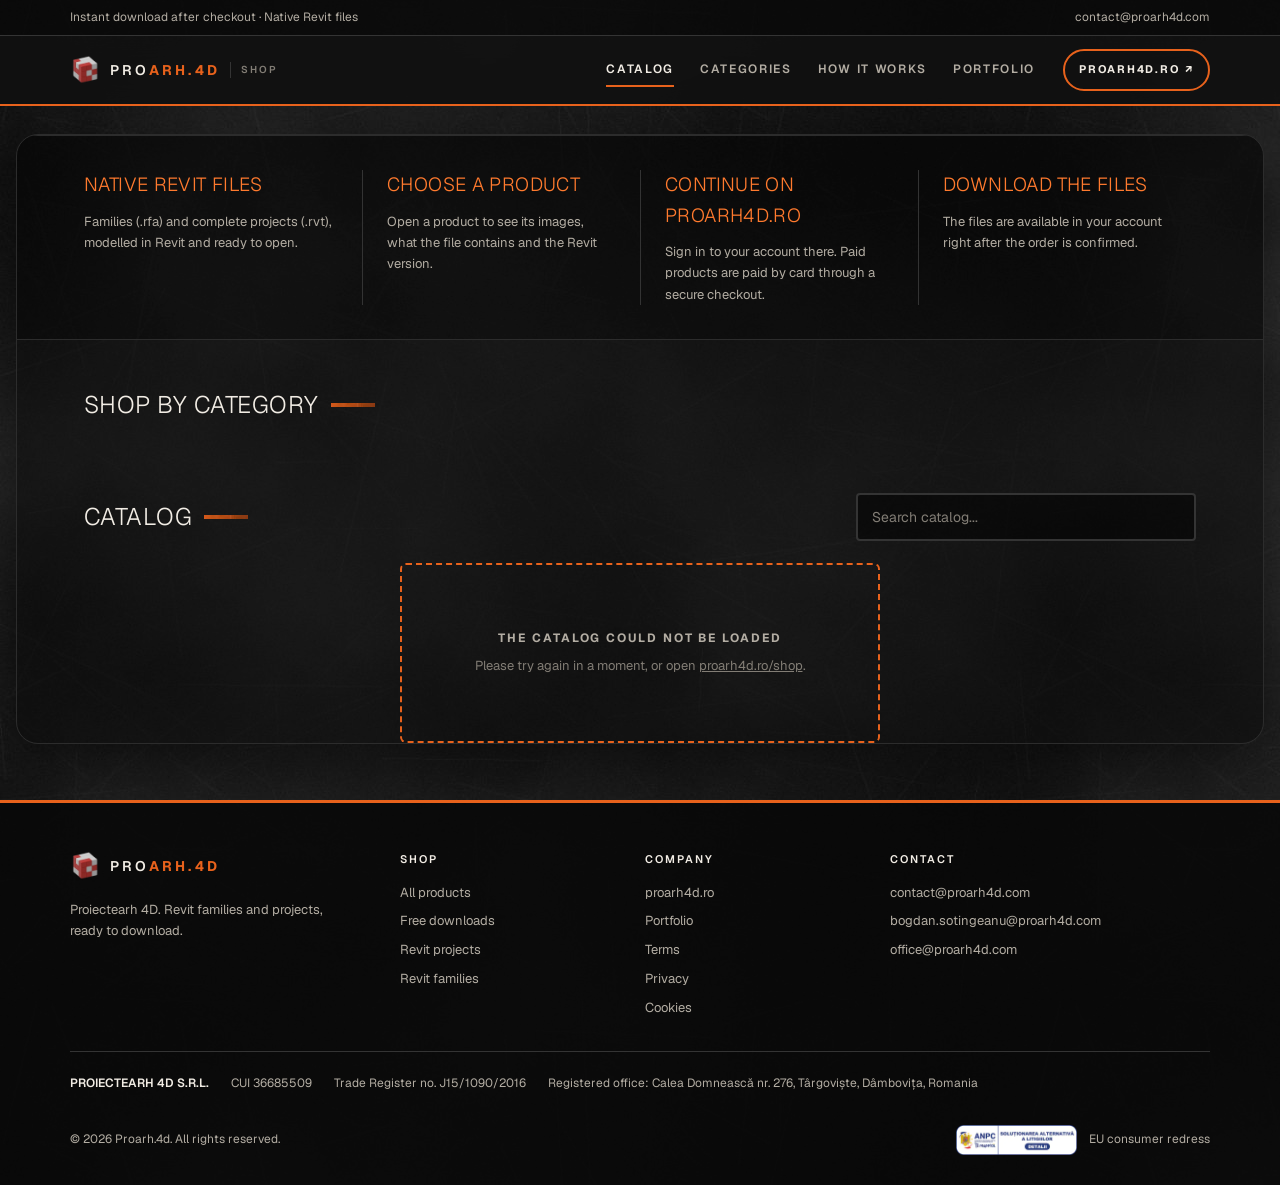
<file: index.html>
<!doctype html>
<html lang="en">
<head>
  <meta charset="utf-8">
  <meta name="viewport" content="width=device-width, initial-scale=1">
  <title>Proarh.4d Shop | Revit families and projects</title>
  <meta name="description" content="Revit families and complete architectural projects from Proiectearh 4D. Browse the catalog and download after checkout.">
  <meta name="theme-color" content="#151515">
  <link rel="icon" href="assets/favicon.ico" sizes="any">
  <link rel="icon" href="assets/favicon.svg" type="image/svg+xml">
  <link rel="apple-touch-icon" href="assets/proarh4d.ro-512x512.png">
  <meta property="og:type" content="website">
  <meta property="og:site_name" content="Proarh.4d Shop">
  <meta property="og:title" content="Proarh.4d Shop | Revit families and projects">
  <meta property="og:description" content="Revit families and complete architectural projects from Proiectearh 4D. Browse the catalog and download after checkout.">
  <meta property="og:image" content="https://proarh4d.com/assets/proarh4d.ro-512x512.png">
  <link rel="preload" href="assets/fonts/Geist-Variable.woff2" as="font" type="font/woff2" crossorigin>
  <link rel="stylesheet" href="assets/shop.css">
</head>
<body>
  <div class="topbar">
    <div class="wrap">
      <span>Instant download after checkout &middot; Native Revit files</span>
      <a href="mailto:contact@proarh4d.com">contact@proarh4d.com</a>
    </div>
  </div>
  <header class="top">
    <div class="wrap">
      <a class="brand" href="./">
        <img src="assets/arhi4d.png" alt="">
        <span>Pro<b>arh.4d</b></span>
        <small>Shop</small>
      </a>
      <nav class="mainnav" aria-label="Main">
        <a href="index.html#catalog-section" aria-current="page">Catalog</a>
        <a href="index.html#categories">Categories</a>
        <a href="index.html#how">How it works</a>
        <a href="https://www.proarh4d.ro/portofoliu">Portfolio</a>
      </nav>
      <a class="top-link" href="https://www.proarh4d.ro">proarh4d.ro &#8599;</a>
    </div>
  </header>

  <main>
    <section class="hero" id="hero" aria-live="polite">
      <div class="wrap"><div class="state"><div class="spinner"></div>Loading...</div></div>
    </section>

    <section class="strip4" id="how" aria-label="How it works">
      <div class="wrap">
        <div><h3>Native Revit files</h3><p>Families (.rfa) and complete projects (.rvt), modelled in Revit and ready to open.</p></div>
        <div><h3>Choose a product</h3><p>Open a product to see its images, what the file contains and the Revit version.</p></div>
        <div><h3>Continue on proarh4d.ro</h3><p>Sign in to your account there. Paid products are paid by card through a secure checkout.</p></div>
        <div><h3>Download the files</h3><p>The files are available in your account right after the order is confirmed.</p></div>
      </div>
    </section>

    <section class="band" id="categories">
      <div class="wrap">
        <div class="sec-head"><h2>Shop by category</h2></div>
        <div class="tiles" id="tiles"></div>
      </div>
    </section>

    <section class="band" id="catalog-section">
      <div class="wrap">
        <div class="sec-head">
          <h2 id="catalog-title">Catalog</h2>
          <div class="search">
            <input id="search" type="search" placeholder="Search catalog..." aria-label="Search catalog" autocomplete="off">
            <button id="clear" type="button" hidden>Clear</button>
          </div>
        </div>
        <div id="catalog" aria-live="polite"><div class="state"><div class="spinner"></div>Loading catalog...</div></div>
      </div>
    </section>

    <section class="band" id="free-band" hidden>
      <div class="wrap">
        <div class="promo">
          <div>
            <span class="eyebrow">Free downloads</span>
            <h2 id="free-title">Free Revit files</h2>
            <p>Open them in Revit, study how they are built and use them in your own projects.</p>
            <a class="btn" href="index.html?filter=free#catalog-section" id="free-link">See free products &rarr;</a>
          </div>
          <div class="promo-imgs" id="free-imgs"></div>
        </div>
      </div>
    </section>

  </main>

  <footer>
    <div class="wrap">
      <div class="foot-brand">
        <a class="brand" href="./"><img src="assets/arhi4d.png" alt=""><span>Pro<b>arh.4d</b></span></a>
        <p>Proiectearh 4D. Revit families and projects, ready to download.</p>
      </div>
      <nav aria-label="Shop">
        <h3>Shop</h3>
        <a href="index.html#catalog-section">All products</a>
        <a href="index.html?filter=free#catalog-section">Free downloads</a>
        <a href="index.html?filter=project#catalog-section">Revit projects</a>
        <a href="index.html?filter=family#catalog-section">Revit families</a>
      </nav>
      <nav aria-label="Company">
        <h3>Company</h3>
        <a href="https://www.proarh4d.ro">proarh4d.ro</a>
        <a href="https://www.proarh4d.ro/portofoliu">Portfolio</a>
        <a href="terms.html">Terms</a>
        <a href="privacy.html">Privacy</a>
        <a href="https://www.proarh4d.ro/politica-cookie">Cookies</a>
      </nav>
      <nav aria-label="Contact">
        <h3>Contact</h3>
        <a href="mailto:contact@proarh4d.com">contact@proarh4d.com</a>
        <a href="mailto:bogdan.sotingeanu@proarh4d.com">bogdan.sotingeanu@proarh4d.com</a>
        <a href="mailto:office@proarh4d.com">office@proarh4d.com</a>
      </nav>
      <div class="company">
        <strong>PROIECTEARH 4D S.R.L.</strong>
        <span>CUI 36685509</span>
        <span>Trade Register no. J15/1090/2016</span>
        <span>Registered office: Calea Domneasc&#259; nr. 276, T&acirc;rgovi&#537;te, D&acirc;mbovi&#539;a, Romania</span>
      </div>
      <div class="legal">
        <span>&copy; <span id="year">2026</span> Proarh.4d. All rights reserved.</span>
        <div>
          <a href="https://anpc.ro" rel="noopener"><img src="assets/anpc.webp" alt="ANPC"></a>
          <a href="https://consumer-redress.ec.europa.eu/" rel="noopener">EU consumer redress</a>
        </div>
      </div>
    </div>
  </footer>

  <script src="assets/config.js"></script>
  <script src="assets/shop.js"></script>
</body>
</html>
</file>
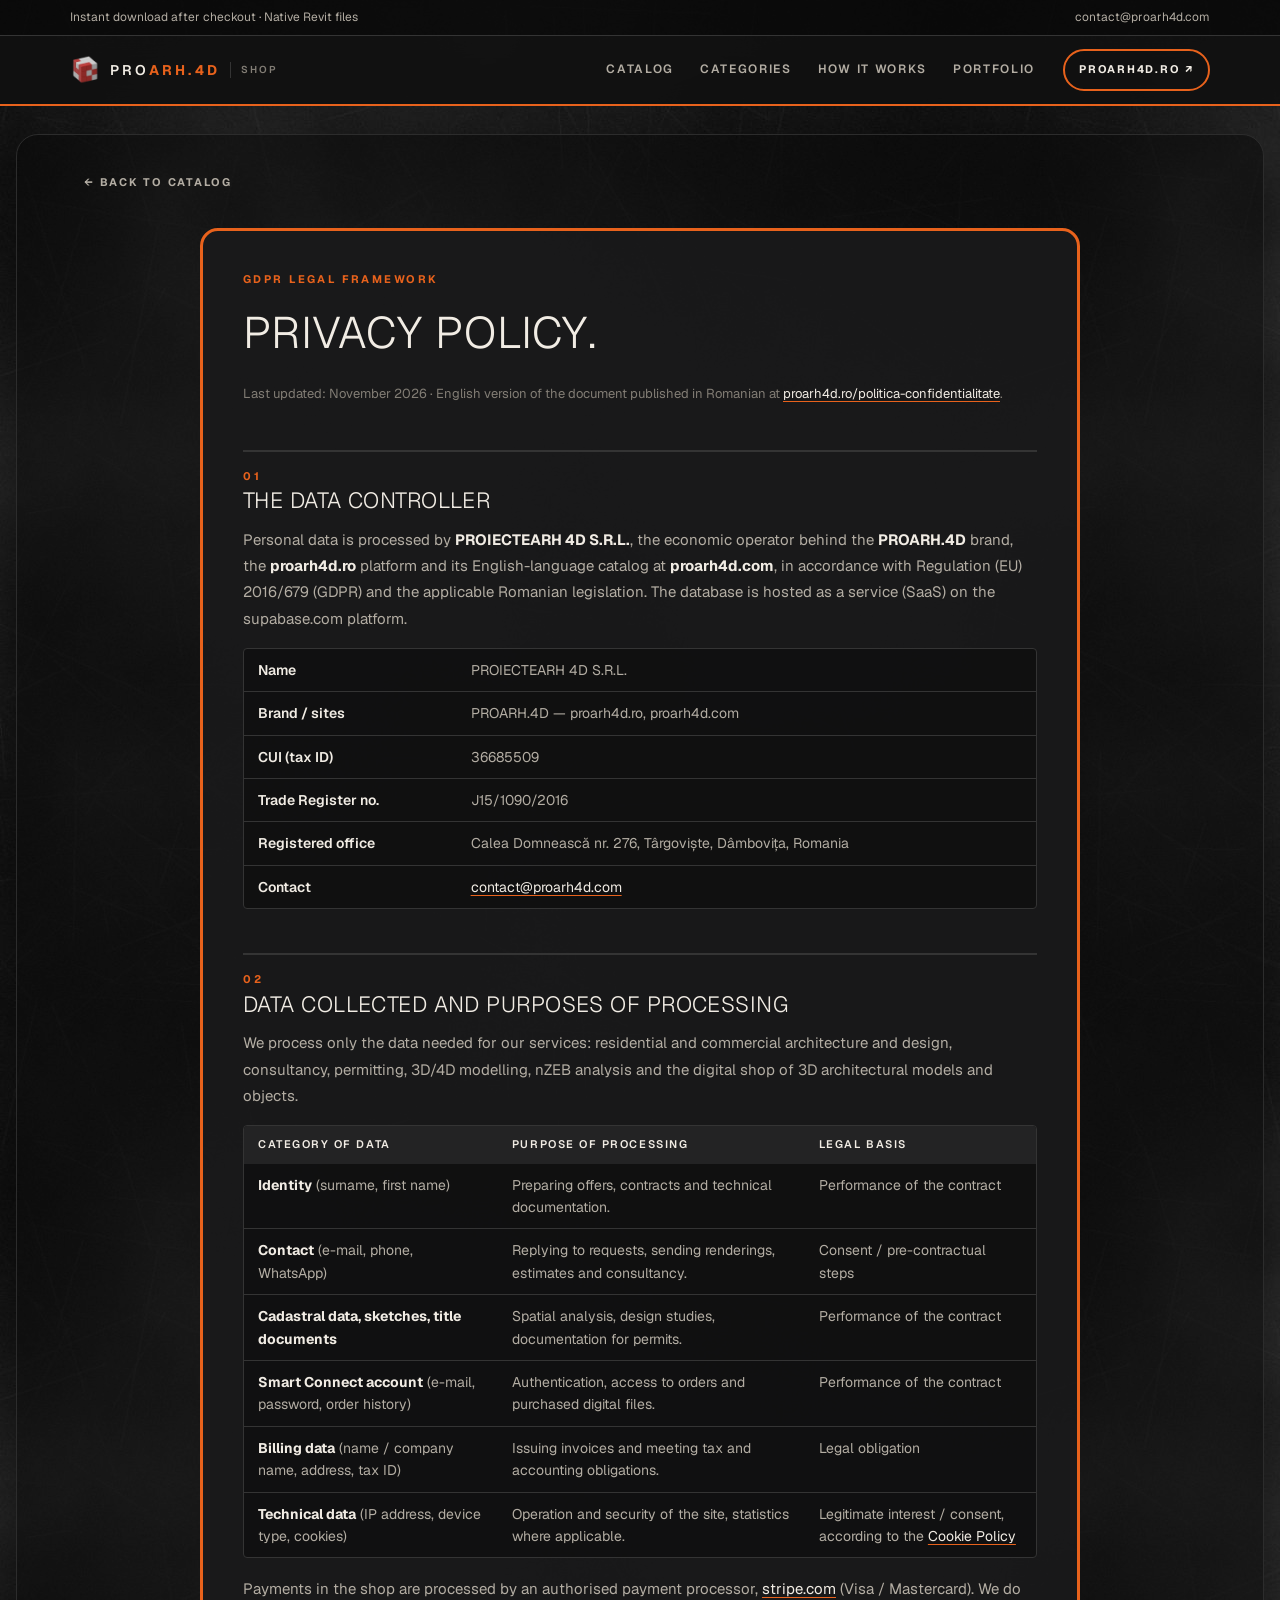
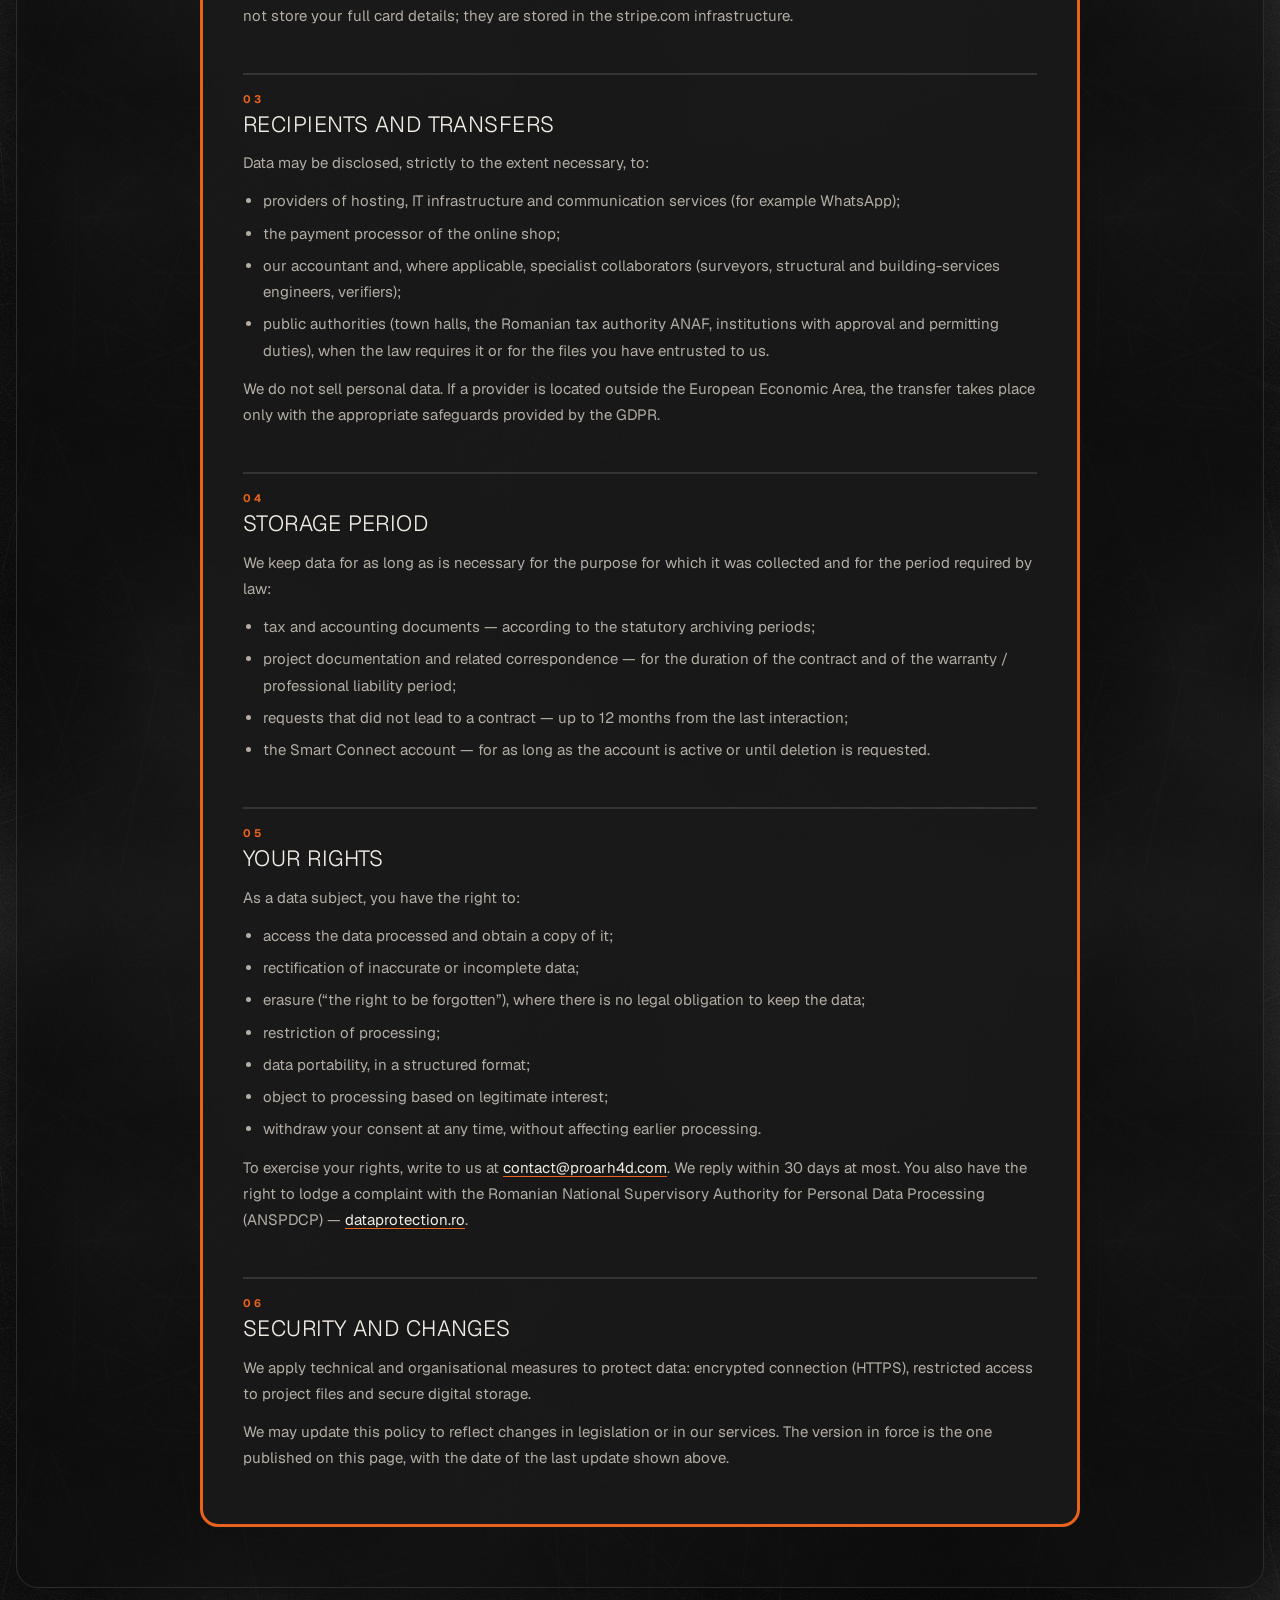
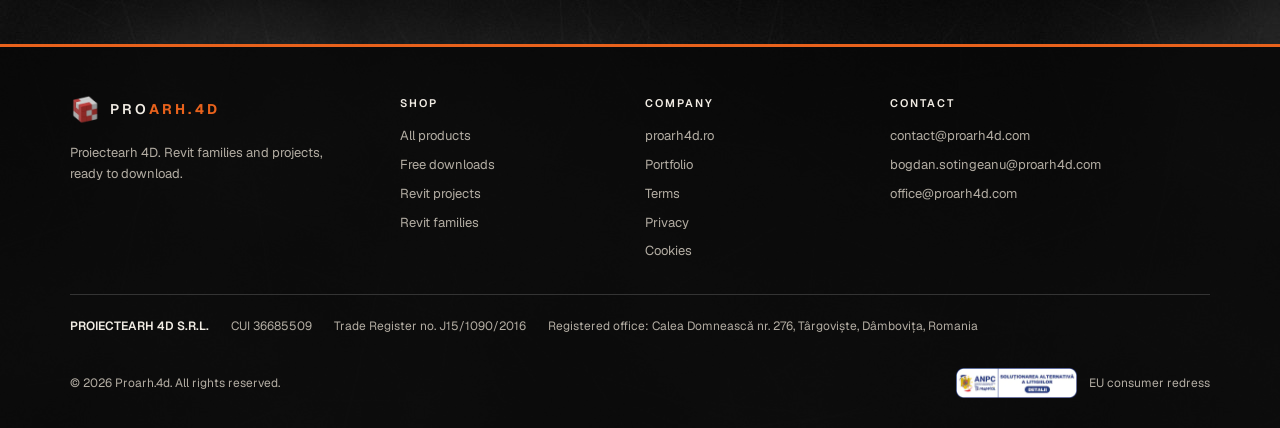
<file: privacy.html>
<!doctype html>
<html lang="en">
<head>
  <meta charset="utf-8">
  <meta name="viewport" content="width=device-width, initial-scale=1">
  <title>Privacy Policy | Proarh.4d Shop</title>
  <meta name="description" content="Privacy policy (GDPR) for the Proarh.4d shop, operated by PROIECTEARH 4D S.R.L.">
  <meta name="theme-color" content="#151515">
  <link rel="icon" href="assets/favicon.ico" sizes="any">
  <link rel="icon" href="assets/favicon.svg" type="image/svg+xml">
  <link rel="apple-touch-icon" href="assets/proarh4d.ro-512x512.png">
  <meta property="og:type" content="website">
  <meta property="og:site_name" content="Proarh.4d Shop">
  <meta property="og:title" content="Privacy Policy | Proarh.4d Shop">
  <meta property="og:description" content="Privacy policy (GDPR) for the Proarh.4d shop, operated by PROIECTEARH 4D S.R.L.">
  <meta property="og:image" content="https://proarh4d.com/assets/proarh4d.ro-512x512.png">
  <link rel="preload" href="assets/fonts/Geist-Variable.woff2" as="font" type="font/woff2" crossorigin>
  <link rel="stylesheet" href="assets/shop.css">
</head>
<body>
  <div class="topbar">
    <div class="wrap">
      <span>Instant download after checkout &middot; Native Revit files</span>
      <a href="mailto:contact@proarh4d.com">contact@proarh4d.com</a>
    </div>
  </div>
  <header class="top">
    <div class="wrap">
      <a class="brand" href="./">
        <img src="assets/arhi4d.png" alt="">
        <span>Pro<b>arh.4d</b></span>
        <small>Shop</small>
      </a>
      <nav class="mainnav" aria-label="Main">
        <a href="index.html#catalog-section">Catalog</a>
        <a href="index.html#categories">Categories</a>
        <a href="index.html#how">How it works</a>
        <a href="https://www.proarh4d.ro/portofoliu">Portfolio</a>
      </nav>
      <a class="top-link" href="https://www.proarh4d.ro">proarh4d.ro &#8599;</a>
    </div>
  </header>

  <main class="page">
    <div class="wrap">
      <a class="back" href="index.html#catalog-section">&larr; Back to catalog</a>
      <article class="legal-doc">
        <span class="eyebrow">GDPR legal framework</span>
        <h1>Privacy policy.</h1>
        <p class="meta">Last updated: November 2026 &middot; English version of the document published in Romanian at <a href="https://www.proarh4d.ro/politica-confidentialitate">proarh4d.ro/politica-confidentialitate</a>.</p>
        <h2><span>01</span> The data controller</h2>
        <p>Personal data is processed by <strong>PROIECTEARH 4D S.R.L.</strong>, the economic operator behind the <strong>PROARH.4D</strong> brand, the <strong>proarh4d.ro</strong> platform and its English-language catalog at <strong>proarh4d.com</strong>, in accordance with Regulation (EU) 2016/679 (GDPR) and the applicable Romanian legislation. The database is hosted as a service (SaaS) on the supabase.com platform.</p>
        <div class="table-wrap"><table>
          <tr><th>Name</th><td>PROIECTEARH 4D S.R.L.</td></tr>
          <tr><th>Brand / sites</th><td>PROARH.4D &mdash; proarh4d.ro, proarh4d.com</td></tr>
          <tr><th>CUI (tax ID)</th><td>36685509</td></tr>
          <tr><th>Trade Register no.</th><td>J15/1090/2016</td></tr>
          <tr><th>Registered office</th><td>Calea Domneasc&#259; nr. 276, T&acirc;rgovi&#537;te, D&acirc;mbovi&#539;a, Romania</td></tr>
          <tr><th>Contact</th><td><a href="mailto:contact@proarh4d.com">contact@proarh4d.com</a></td></tr>
        </table></div>

        <h2><span>02</span> Data collected and purposes of processing</h2>
        <p>We process only the data needed for our services: residential and commercial architecture and design, consultancy, permitting, 3D/4D modelling, nZEB analysis and the digital shop of 3D architectural models and objects.</p>
        <div class="table-wrap"><table>
          <thead><tr><th>Category of data</th><th>Purpose of processing</th><th>Legal basis</th></tr></thead>
          <tbody>
            <tr><td><strong>Identity</strong> (surname, first name)</td><td>Preparing offers, contracts and technical documentation.</td><td>Performance of the contract</td></tr>
            <tr><td><strong>Contact</strong> (e-mail, phone, WhatsApp)</td><td>Replying to requests, sending renderings, estimates and consultancy.</td><td>Consent / pre-contractual steps</td></tr>
            <tr><td><strong>Cadastral data, sketches, title documents</strong></td><td>Spatial analysis, design studies, documentation for permits.</td><td>Performance of the contract</td></tr>
            <tr><td><strong>Smart Connect account</strong> (e-mail, password, order history)</td><td>Authentication, access to orders and purchased digital files.</td><td>Performance of the contract</td></tr>
            <tr><td><strong>Billing data</strong> (name / company name, address, tax ID)</td><td>Issuing invoices and meeting tax and accounting obligations.</td><td>Legal obligation</td></tr>
            <tr><td><strong>Technical data</strong> (IP address, device type, cookies)</td><td>Operation and security of the site, statistics where applicable.</td><td>Legitimate interest / consent, according to the <a href="https://www.proarh4d.ro/politica-cookie">Cookie Policy</a></td></tr>
          </tbody>
        </table></div>
        <p>Payments in the shop are processed by an authorised payment processor, <a href="https://www.stripe.com/" rel="noopener">stripe.com</a> (Visa / Mastercard). We do not store your full card details; they are stored in the stripe.com infrastructure.</p>

        <h2><span>03</span> Recipients and transfers</h2>
        <p>Data may be disclosed, strictly to the extent necessary, to:</p>
        <ul>
          <li>providers of hosting, IT infrastructure and communication services (for example WhatsApp);</li>
          <li>the payment processor of the online shop;</li>
          <li>our accountant and, where applicable, specialist collaborators (surveyors, structural and building-services engineers, verifiers);</li>
          <li>public authorities (town halls, the Romanian tax authority ANAF, institutions with approval and permitting duties), when the law requires it or for the files you have entrusted to us.</li>
        </ul>
        <p>We do not sell personal data. If a provider is located outside the European Economic Area, the transfer takes place only with the appropriate safeguards provided by the GDPR.</p>

        <h2><span>04</span> Storage period</h2>
        <p>We keep data for as long as is necessary for the purpose for which it was collected and for the period required by law:</p>
        <ul>
          <li>tax and accounting documents &mdash; according to the statutory archiving periods;</li>
          <li>project documentation and related correspondence &mdash; for the duration of the contract and of the warranty / professional liability period;</li>
          <li>requests that did not lead to a contract &mdash; up to 12 months from the last interaction;</li>
          <li>the Smart Connect account &mdash; for as long as the account is active or until deletion is requested.</li>
        </ul>

        <h2><span>05</span> Your rights</h2>
        <p>As a data subject, you have the right to:</p>
        <ul>
          <li>access the data processed and obtain a copy of it;</li>
          <li>rectification of inaccurate or incomplete data;</li>
          <li>erasure (&ldquo;the right to be forgotten&rdquo;), where there is no legal obligation to keep the data;</li>
          <li>restriction of processing;</li>
          <li>data portability, in a structured format;</li>
          <li>object to processing based on legitimate interest;</li>
          <li>withdraw your consent at any time, without affecting earlier processing.</li>
        </ul>
        <p>To exercise your rights, write to us at <a href="mailto:contact@proarh4d.com">contact@proarh4d.com</a>. We reply within 30 days at most. You also have the right to lodge a complaint with the Romanian National Supervisory Authority for Personal Data Processing (ANSPDCP) &mdash; <a href="https://www.dataprotection.ro/" rel="noopener">dataprotection.ro</a>.</p>

        <h2><span>06</span> Security and changes</h2>
        <p>We apply technical and organisational measures to protect data: encrypted connection (HTTPS), restricted access to project files and secure digital storage.</p>
        <p>We may update this policy to reflect changes in legislation or in our services. The version in force is the one published on this page, with the date of the last update shown above.</p>
      </article>
    </div>
  </main>

  <footer>
    <div class="wrap">
      <div class="foot-brand">
        <a class="brand" href="./"><img src="assets/arhi4d.png" alt=""><span>Pro<b>arh.4d</b></span></a>
        <p>Proiectearh 4D. Revit families and projects, ready to download.</p>
      </div>
      <nav aria-label="Shop">
        <h3>Shop</h3>
        <a href="index.html#catalog-section">All products</a>
        <a href="index.html?filter=free#catalog-section">Free downloads</a>
        <a href="index.html?filter=project#catalog-section">Revit projects</a>
        <a href="index.html?filter=family#catalog-section">Revit families</a>
      </nav>
      <nav aria-label="Company">
        <h3>Company</h3>
        <a href="https://www.proarh4d.ro">proarh4d.ro</a>
        <a href="https://www.proarh4d.ro/portofoliu">Portfolio</a>
        <a href="terms.html">Terms</a>
        <a href="privacy.html">Privacy</a>
        <a href="https://www.proarh4d.ro/politica-cookie">Cookies</a>
      </nav>
      <nav aria-label="Contact">
        <h3>Contact</h3>
        <a href="mailto:contact@proarh4d.com">contact@proarh4d.com</a>
        <a href="mailto:bogdan.sotingeanu@proarh4d.com">bogdan.sotingeanu@proarh4d.com</a>
        <a href="mailto:office@proarh4d.com">office@proarh4d.com</a>
      </nav>
      <div class="company">
        <strong>PROIECTEARH 4D S.R.L.</strong>
        <span>CUI 36685509</span>
        <span>Trade Register no. J15/1090/2016</span>
        <span>Registered office: Calea Domneasc&#259; nr. 276, T&acirc;rgovi&#537;te, D&acirc;mbovi&#539;a, Romania</span>
      </div>
      <div class="legal">
        <span>&copy; <span id="year">2026</span> Proarh.4d. All rights reserved.</span>
        <div>
          <a href="https://anpc.ro" rel="noopener"><img src="assets/anpc.webp" alt="ANPC"></a>
          <a href="https://consumer-redress.ec.europa.eu/" rel="noopener">EU consumer redress</a>
        </div>
      </div>
    </div>
  </footer>

  <script src="assets/config.js"></script>
  <script src="assets/shop.js"></script>
</body>
</html>
</file>
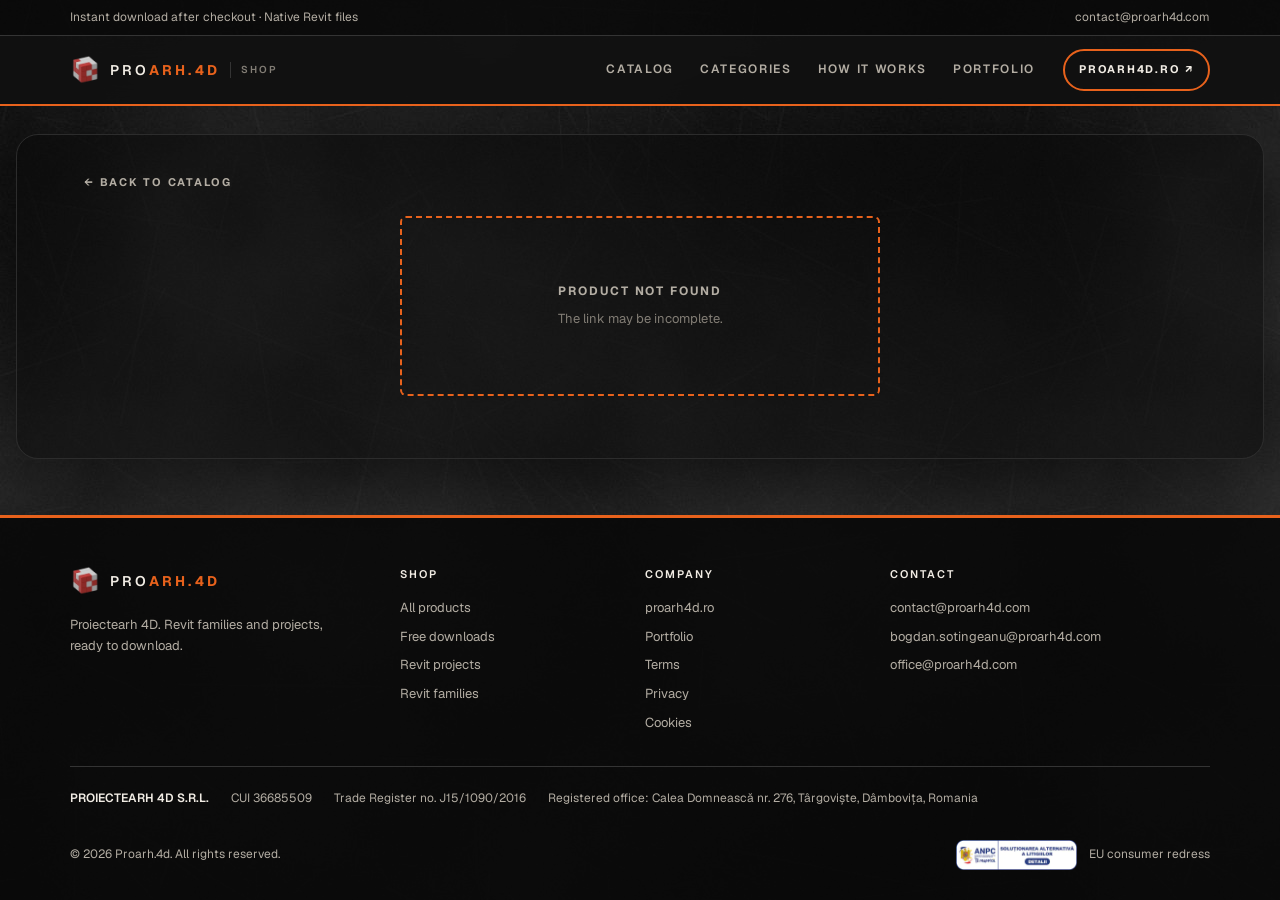
<file: product.html>
<!doctype html>
<html lang="en">
<head>
  <meta charset="utf-8">
  <meta name="viewport" content="width=device-width, initial-scale=1">
  <title>Product | Proarh.4d Shop</title>
  <meta name="description" content="Revit families and complete architectural projects from Proiectearh 4D. Browse the catalog and download after checkout.">
  <meta name="theme-color" content="#151515">
  <link rel="icon" href="assets/favicon.ico" sizes="any">
  <link rel="icon" href="assets/favicon.svg" type="image/svg+xml">
  <link rel="apple-touch-icon" href="assets/proarh4d.ro-512x512.png">
  <meta property="og:type" content="website">
  <meta property="og:site_name" content="Proarh.4d Shop">
  <meta property="og:title" content="Product | Proarh.4d Shop">
  <meta property="og:description" content="Revit families and complete architectural projects from Proiectearh 4D. Browse the catalog and download after checkout.">
  <meta property="og:image" content="https://proarh4d.com/assets/proarh4d.ro-512x512.png">
  <link rel="preload" href="assets/fonts/Geist-Variable.woff2" as="font" type="font/woff2" crossorigin>
  <link rel="stylesheet" href="assets/shop.css">
</head>
<body>
  <div class="topbar">
    <div class="wrap">
      <span>Instant download after checkout &middot; Native Revit files</span>
      <a href="mailto:contact@proarh4d.com">contact@proarh4d.com</a>
    </div>
  </div>
  <header class="top">
    <div class="wrap">
      <a class="brand" href="./">
        <img src="assets/arhi4d.png" alt="">
        <span>Pro<b>arh.4d</b></span>
        <small>Shop</small>
      </a>
      <nav class="mainnav" aria-label="Main">
        <a href="index.html#catalog-section">Catalog</a>
        <a href="index.html#categories">Categories</a>
        <a href="index.html#how">How it works</a>
        <a href="https://www.proarh4d.ro/portofoliu">Portfolio</a>
      </nav>
      <a class="top-link" href="https://www.proarh4d.ro">proarh4d.ro &#8599;</a>
    </div>
  </header>

  <main class="page">
    <div class="wrap">
      <a class="back" href="index.html#catalog-section">&larr; Back to catalog</a>
      <div id="product" aria-live="polite"><div class="state"><div class="spinner"></div>Loading product...</div></div>
      <section id="related" class="related" hidden>
        <div class="sec-head"><h2>More from the catalog</h2></div>
        <div class="grid" id="related-grid"></div>
      </section>
    </div>
  </main>

  <footer>
    <div class="wrap">
      <div class="foot-brand">
        <a class="brand" href="./"><img src="assets/arhi4d.png" alt=""><span>Pro<b>arh.4d</b></span></a>
        <p>Proiectearh 4D. Revit families and projects, ready to download.</p>
      </div>
      <nav aria-label="Shop">
        <h3>Shop</h3>
        <a href="index.html#catalog-section">All products</a>
        <a href="index.html?filter=free#catalog-section">Free downloads</a>
        <a href="index.html?filter=project#catalog-section">Revit projects</a>
        <a href="index.html?filter=family#catalog-section">Revit families</a>
      </nav>
      <nav aria-label="Company">
        <h3>Company</h3>
        <a href="https://www.proarh4d.ro">proarh4d.ro</a>
        <a href="https://www.proarh4d.ro/portofoliu">Portfolio</a>
        <a href="terms.html">Terms</a>
        <a href="privacy.html">Privacy</a>
        <a href="https://www.proarh4d.ro/politica-cookie">Cookies</a>
      </nav>
      <nav aria-label="Contact">
        <h3>Contact</h3>
        <a href="mailto:contact@proarh4d.com">contact@proarh4d.com</a>
        <a href="mailto:bogdan.sotingeanu@proarh4d.com">bogdan.sotingeanu@proarh4d.com</a>
        <a href="mailto:office@proarh4d.com">office@proarh4d.com</a>
      </nav>
      <div class="company">
        <strong>PROIECTEARH 4D S.R.L.</strong>
        <span>CUI 36685509</span>
        <span>Trade Register no. J15/1090/2016</span>
        <span>Registered office: Calea Domneasc&#259; nr. 276, T&acirc;rgovi&#537;te, D&acirc;mbovi&#539;a, Romania</span>
      </div>
      <div class="legal">
        <span>&copy; <span id="year">2026</span> Proarh.4d. All rights reserved.</span>
        <div>
          <a href="https://anpc.ro" rel="noopener"><img src="assets/anpc.webp" alt="ANPC"></a>
          <a href="https://consumer-redress.ec.europa.eu/" rel="noopener">EU consumer redress</a>
        </div>
      </div>
    </div>
  </footer>

  <script src="assets/config.js"></script>
  <script src="assets/shop.js"></script>
</body>
</html>
</file>
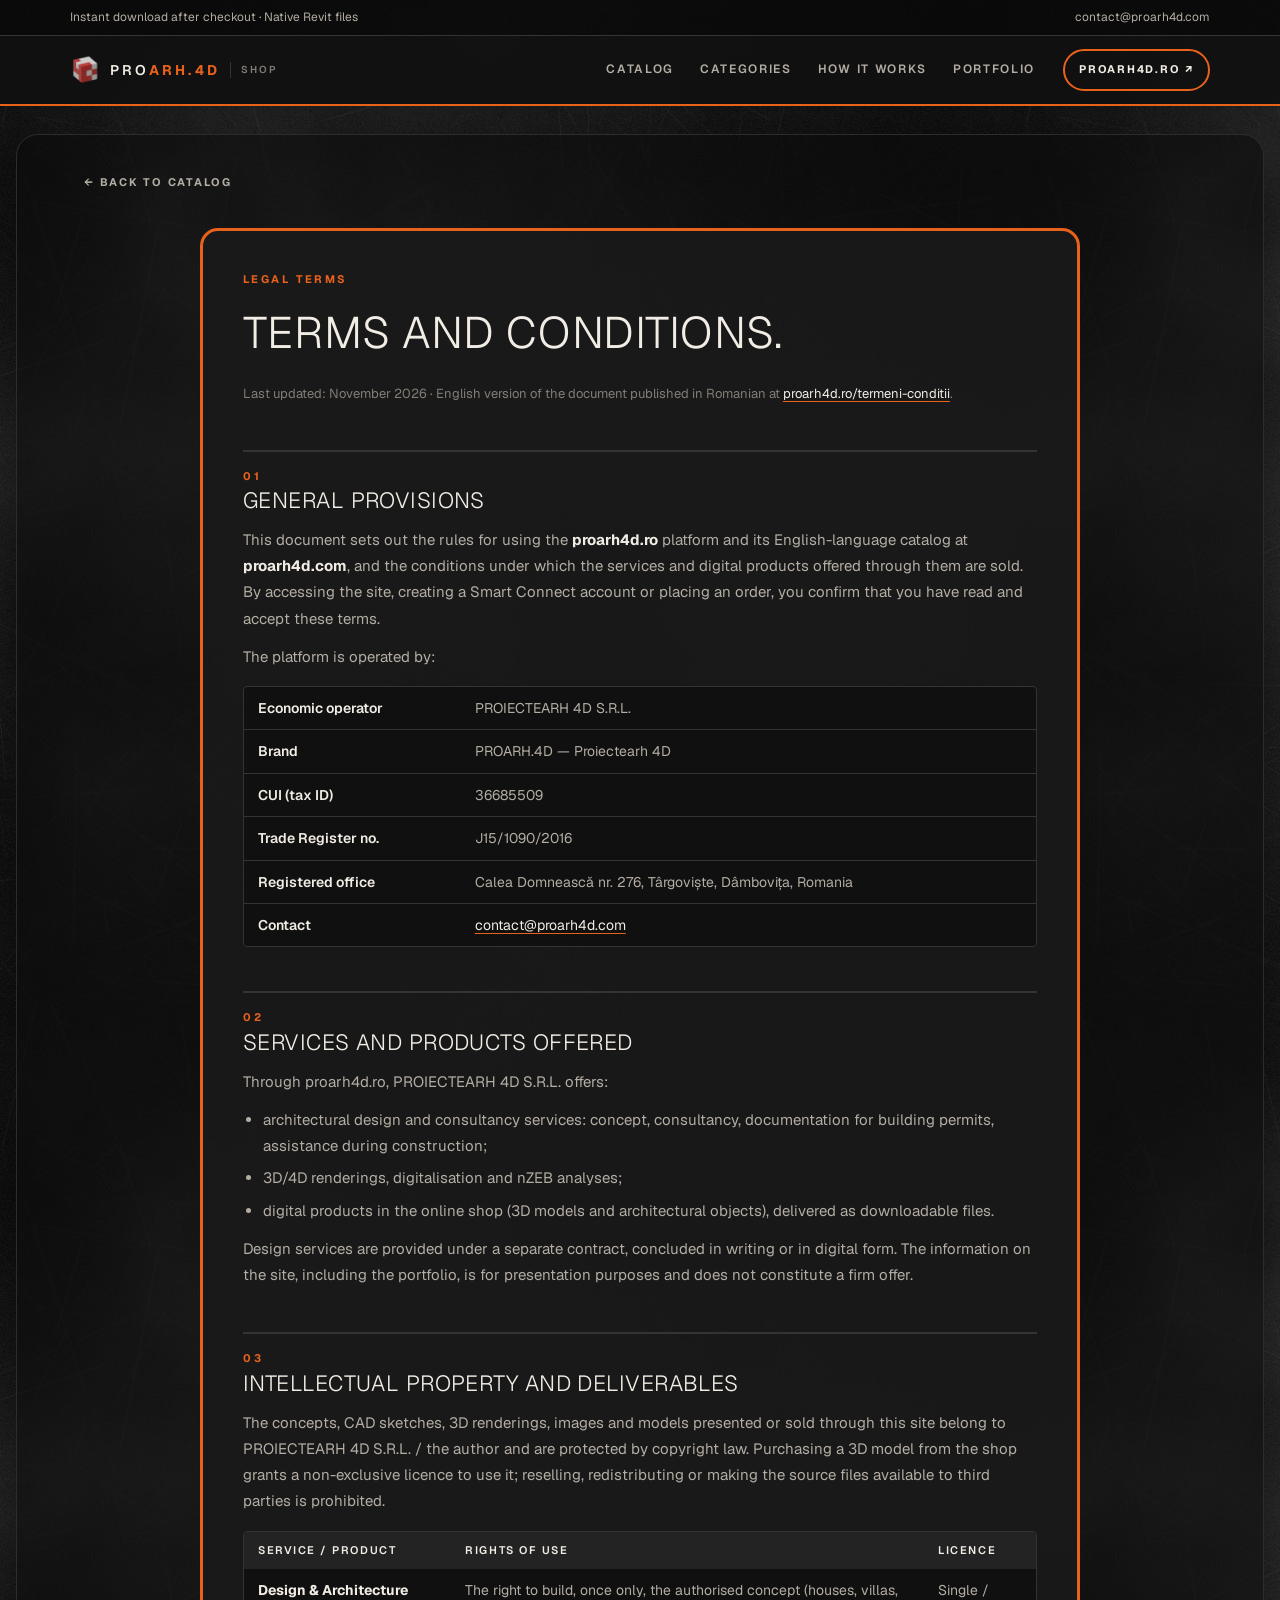
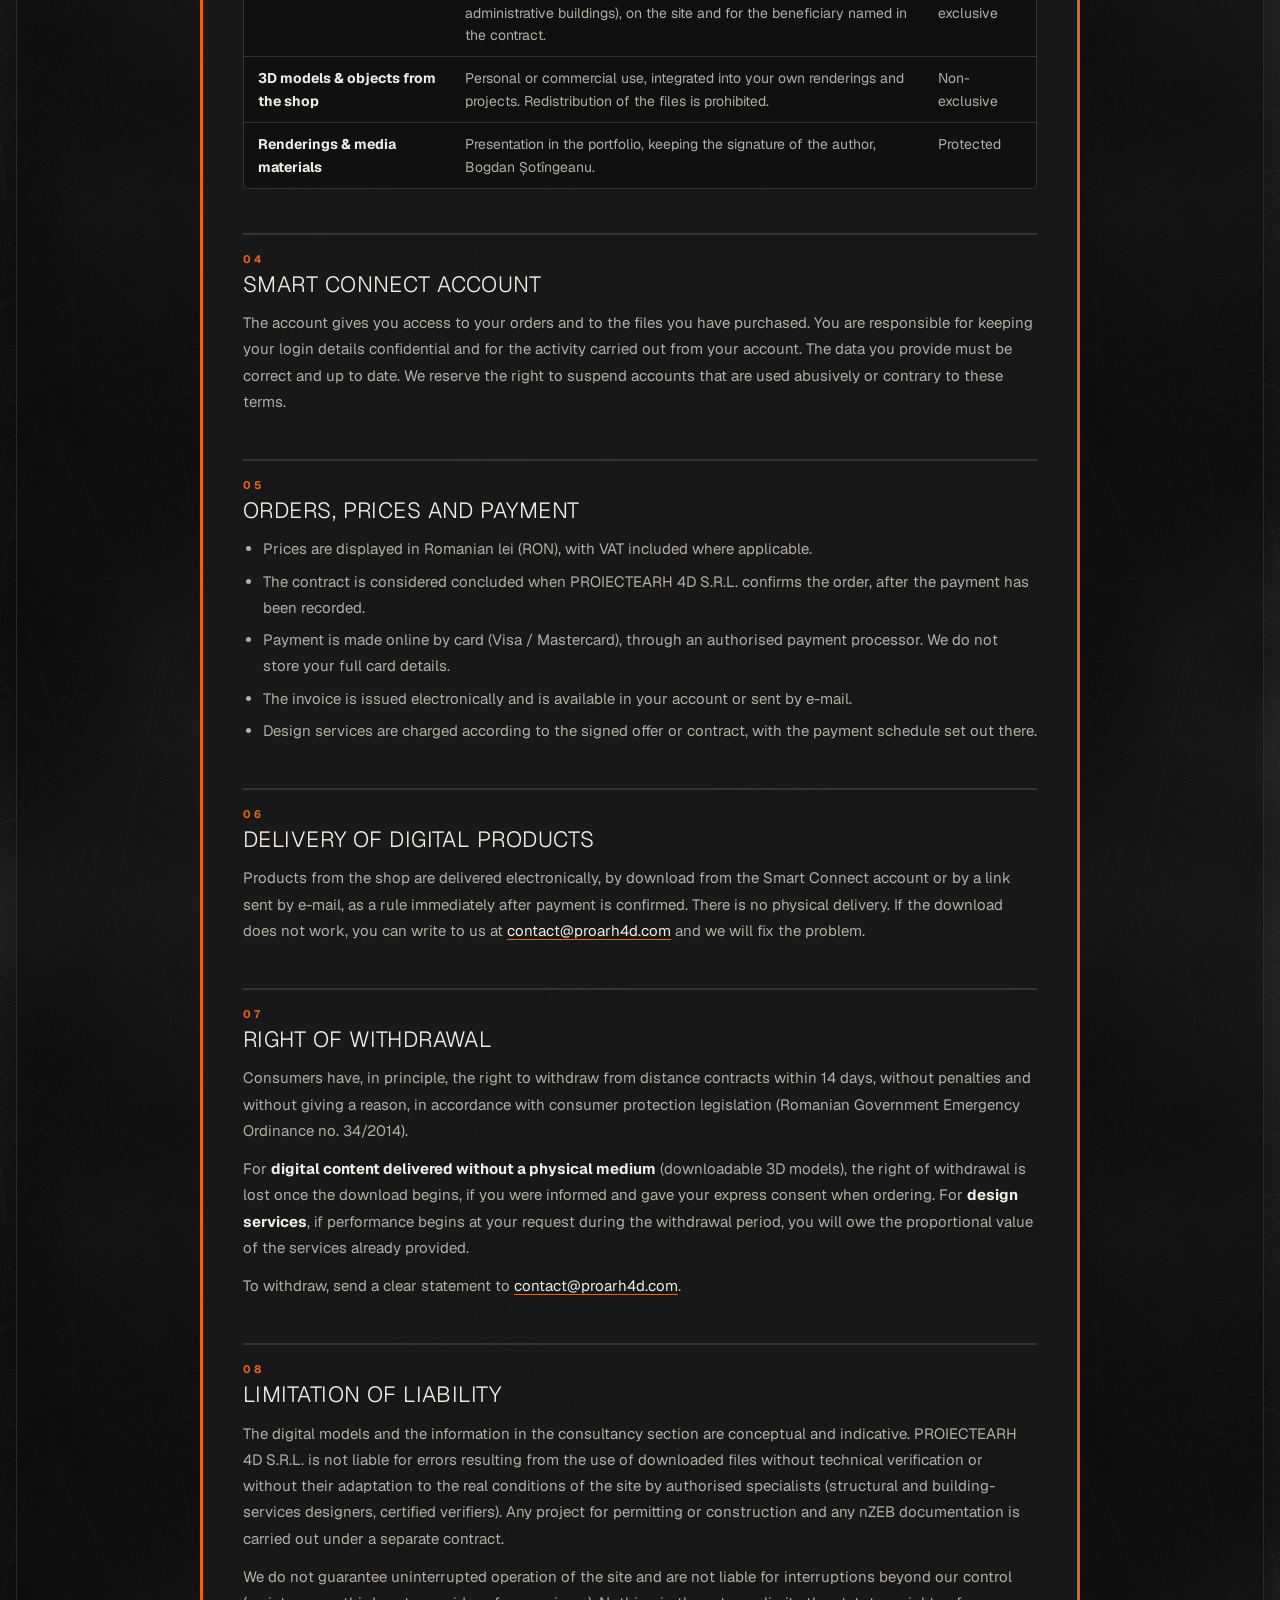
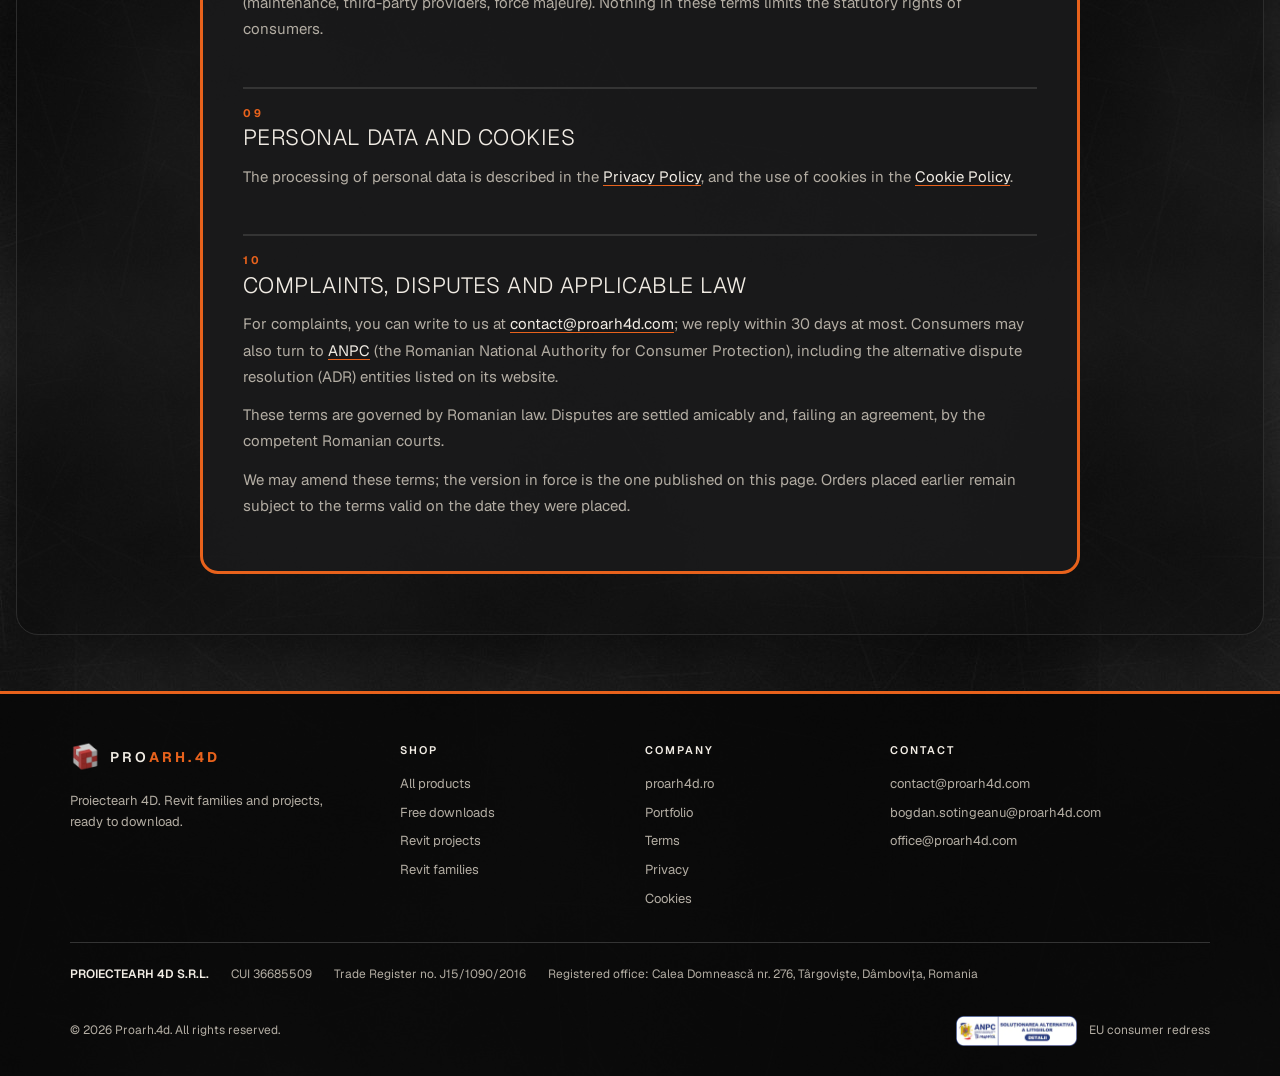
<file: terms.html>
<!doctype html>
<html lang="en">
<head>
  <meta charset="utf-8">
  <meta name="viewport" content="width=device-width, initial-scale=1">
  <title>Terms and Conditions | Proarh.4d Shop</title>
  <meta name="description" content="Terms and conditions for the Proarh.4d shop, operated by PROIECTEARH 4D S.R.L.">
  <meta name="theme-color" content="#151515">
  <link rel="icon" href="assets/favicon.ico" sizes="any">
  <link rel="icon" href="assets/favicon.svg" type="image/svg+xml">
  <link rel="apple-touch-icon" href="assets/proarh4d.ro-512x512.png">
  <meta property="og:type" content="website">
  <meta property="og:site_name" content="Proarh.4d Shop">
  <meta property="og:title" content="Terms and Conditions | Proarh.4d Shop">
  <meta property="og:description" content="Terms and conditions for the Proarh.4d shop, operated by PROIECTEARH 4D S.R.L.">
  <meta property="og:image" content="https://proarh4d.com/assets/proarh4d.ro-512x512.png">
  <link rel="preload" href="assets/fonts/Geist-Variable.woff2" as="font" type="font/woff2" crossorigin>
  <link rel="stylesheet" href="assets/shop.css">
</head>
<body>
  <div class="topbar">
    <div class="wrap">
      <span>Instant download after checkout &middot; Native Revit files</span>
      <a href="mailto:contact@proarh4d.com">contact@proarh4d.com</a>
    </div>
  </div>
  <header class="top">
    <div class="wrap">
      <a class="brand" href="./">
        <img src="assets/arhi4d.png" alt="">
        <span>Pro<b>arh.4d</b></span>
        <small>Shop</small>
      </a>
      <nav class="mainnav" aria-label="Main">
        <a href="index.html#catalog-section">Catalog</a>
        <a href="index.html#categories">Categories</a>
        <a href="index.html#how">How it works</a>
        <a href="https://www.proarh4d.ro/portofoliu">Portfolio</a>
      </nav>
      <a class="top-link" href="https://www.proarh4d.ro">proarh4d.ro &#8599;</a>
    </div>
  </header>

  <main class="page">
    <div class="wrap">
      <a class="back" href="index.html#catalog-section">&larr; Back to catalog</a>
      <article class="legal-doc">
        <span class="eyebrow">Legal terms</span>
        <h1>Terms and conditions.</h1>
        <p class="meta">Last updated: November 2026 &middot; English version of the document published in Romanian at <a href="https://www.proarh4d.ro/termeni-conditii">proarh4d.ro/termeni-conditii</a>.</p>
        <h2><span>01</span> General provisions</h2>
        <p>This document sets out the rules for using the <strong>proarh4d.ro</strong> platform and its English-language catalog at <strong>proarh4d.com</strong>, and the conditions under which the services and digital products offered through them are sold. By accessing the site, creating a Smart Connect account or placing an order, you confirm that you have read and accept these terms.</p>
        <p>The platform is operated by:</p>
        <div class="table-wrap"><table>
          <tr><th>Economic operator</th><td>PROIECTEARH 4D S.R.L.</td></tr>
          <tr><th>Brand</th><td>PROARH.4D &mdash; Proiectearh 4D</td></tr>
          <tr><th>CUI (tax ID)</th><td>36685509</td></tr>
          <tr><th>Trade Register no.</th><td>J15/1090/2016</td></tr>
          <tr><th>Registered office</th><td>Calea Domneasc&#259; nr. 276, T&acirc;rgovi&#537;te, D&acirc;mbovi&#539;a, Romania</td></tr>
          <tr><th>Contact</th><td><a href="mailto:contact@proarh4d.com">contact@proarh4d.com</a></td></tr>
        </table></div>

        <h2><span>02</span> Services and products offered</h2>
        <p>Through proarh4d.ro, PROIECTEARH 4D S.R.L. offers:</p>
        <ul>
          <li>architectural design and consultancy services: concept, consultancy, documentation for building permits, assistance during construction;</li>
          <li>3D/4D renderings, digitalisation and nZEB analyses;</li>
          <li>digital products in the online shop (3D models and architectural objects), delivered as downloadable files.</li>
        </ul>
        <p>Design services are provided under a separate contract, concluded in writing or in digital form. The information on the site, including the portfolio, is for presentation purposes and does not constitute a firm offer.</p>

        <h2><span>03</span> Intellectual property and deliverables</h2>
        <p>The concepts, CAD sketches, 3D renderings, images and models presented or sold through this site belong to PROIECTEARH 4D S.R.L. / the author and are protected by copyright law. Purchasing a 3D model from the shop grants a non-exclusive licence to use it; reselling, redistributing or making the source files available to third parties is prohibited.</p>
        <div class="table-wrap"><table>
          <thead><tr><th>Service / product</th><th>Rights of use</th><th>Licence</th></tr></thead>
          <tbody>
            <tr><td><strong>Design &amp; Architecture</strong></td><td>The right to build, once only, the authorised concept (houses, villas, administrative buildings), on the site and for the beneficiary named in the contract.</td><td>Single / exclusive</td></tr>
            <tr><td><strong>3D models &amp; objects from the shop</strong></td><td>Personal or commercial use, integrated into your own renderings and projects. Redistribution of the files is prohibited.</td><td>Non-exclusive</td></tr>
            <tr><td><strong>Renderings &amp; media materials</strong></td><td>Presentation in the portfolio, keeping the signature of the author, Bogdan &#536;ot&icirc;ngeanu.</td><td>Protected</td></tr>
          </tbody>
        </table></div>

        <h2><span>04</span> Smart Connect account</h2>
        <p>The account gives you access to your orders and to the files you have purchased. You are responsible for keeping your login details confidential and for the activity carried out from your account. The data you provide must be correct and up to date. We reserve the right to suspend accounts that are used abusively or contrary to these terms.</p>

        <h2><span>05</span> Orders, prices and payment</h2>
        <ul>
          <li>Prices are displayed in Romanian lei (RON), with VAT included where applicable.</li>
          <li>The contract is considered concluded when PROIECTEARH 4D S.R.L. confirms the order, after the payment has been recorded.</li>
          <li>Payment is made online by card (Visa / Mastercard), through an authorised payment processor. We do not store your full card details.</li>
          <li>The invoice is issued electronically and is available in your account or sent by e-mail.</li>
          <li>Design services are charged according to the signed offer or contract, with the payment schedule set out there.</li>
        </ul>

        <h2><span>06</span> Delivery of digital products</h2>
        <p>Products from the shop are delivered electronically, by download from the Smart Connect account or by a link sent by e-mail, as a rule immediately after payment is confirmed. There is no physical delivery. If the download does not work, you can write to us at <a href="mailto:contact@proarh4d.com">contact@proarh4d.com</a> and we will fix the problem.</p>

        <h2><span>07</span> Right of withdrawal</h2>
        <p>Consumers have, in principle, the right to withdraw from distance contracts within 14 days, without penalties and without giving a reason, in accordance with consumer protection legislation (Romanian Government Emergency Ordinance no. 34/2014).</p>
        <p>For <strong>digital content delivered without a physical medium</strong> (downloadable 3D models), the right of withdrawal is lost once the download begins, if you were informed and gave your express consent when ordering. For <strong>design services</strong>, if performance begins at your request during the withdrawal period, you will owe the proportional value of the services already provided.</p>
        <p>To withdraw, send a clear statement to <a href="mailto:contact@proarh4d.com">contact@proarh4d.com</a>.</p>

        <h2><span>08</span> Limitation of liability</h2>
        <p>The digital models and the information in the consultancy section are conceptual and indicative. PROIECTEARH 4D S.R.L. is not liable for errors resulting from the use of downloaded files without technical verification or without their adaptation to the real conditions of the site by authorised specialists (structural and building-services designers, certified verifiers). Any project for permitting or construction and any nZEB documentation is carried out under a separate contract.</p>
        <p>We do not guarantee uninterrupted operation of the site and are not liable for interruptions beyond our control (maintenance, third-party providers, force majeure). Nothing in these terms limits the statutory rights of consumers.</p>

        <h2><span>09</span> Personal data and cookies</h2>
        <p>The processing of personal data is described in the <a href="privacy.html">Privacy Policy</a>, and the use of cookies in the <a href="https://www.proarh4d.ro/politica-cookie">Cookie Policy</a>.</p>

        <h2><span>10</span> Complaints, disputes and applicable law</h2>
        <p>For complaints, you can write to us at <a href="mailto:contact@proarh4d.com">contact@proarh4d.com</a>; we reply within 30 days at most. Consumers may also turn to <a href="https://anpc.ro/" rel="noopener">ANPC</a> (the Romanian National Authority for Consumer Protection), including the alternative dispute resolution (ADR) entities listed on its website.</p>
        <p>These terms are governed by Romanian law. Disputes are settled amicably and, failing an agreement, by the competent Romanian courts.</p>
        <p>We may amend these terms; the version in force is the one published on this page. Orders placed earlier remain subject to the terms valid on the date they were placed.</p>
      </article>
    </div>
  </main>

  <footer>
    <div class="wrap">
      <div class="foot-brand">
        <a class="brand" href="./"><img src="assets/arhi4d.png" alt=""><span>Pro<b>arh.4d</b></span></a>
        <p>Proiectearh 4D. Revit families and projects, ready to download.</p>
      </div>
      <nav aria-label="Shop">
        <h3>Shop</h3>
        <a href="index.html#catalog-section">All products</a>
        <a href="index.html?filter=free#catalog-section">Free downloads</a>
        <a href="index.html?filter=project#catalog-section">Revit projects</a>
        <a href="index.html?filter=family#catalog-section">Revit families</a>
      </nav>
      <nav aria-label="Company">
        <h3>Company</h3>
        <a href="https://www.proarh4d.ro">proarh4d.ro</a>
        <a href="https://www.proarh4d.ro/portofoliu">Portfolio</a>
        <a href="terms.html">Terms</a>
        <a href="privacy.html">Privacy</a>
        <a href="https://www.proarh4d.ro/politica-cookie">Cookies</a>
      </nav>
      <nav aria-label="Contact">
        <h3>Contact</h3>
        <a href="mailto:contact@proarh4d.com">contact@proarh4d.com</a>
        <a href="mailto:bogdan.sotingeanu@proarh4d.com">bogdan.sotingeanu@proarh4d.com</a>
        <a href="mailto:office@proarh4d.com">office@proarh4d.com</a>
      </nav>
      <div class="company">
        <strong>PROIECTEARH 4D S.R.L.</strong>
        <span>CUI 36685509</span>
        <span>Trade Register no. J15/1090/2016</span>
        <span>Registered office: Calea Domneasc&#259; nr. 276, T&acirc;rgovi&#537;te, D&acirc;mbovi&#539;a, Romania</span>
      </div>
      <div class="legal">
        <span>&copy; <span id="year">2026</span> Proarh.4d. All rights reserved.</span>
        <div>
          <a href="https://anpc.ro" rel="noopener"><img src="assets/anpc.webp" alt="ANPC"></a>
          <a href="https://consumer-redress.ec.europa.eu/" rel="noopener">EU consumer redress</a>
        </div>
      </div>
    </div>
  </footer>

  <script src="assets/config.js"></script>
  <script src="assets/shop.js"></script>
</body>
</html>
</file>
<file: assets/shop.css>
/* Proarh.4d Shop (proarh4d.com) — tema "cuburi": carbune, portocaliu uzat, alb murdar
   Un singur font pe tot site-ul: Geist (acelasi ca pe proarh4d.ro), gazduit local.
   Culoarea de accent se schimba dintr-un singur loc: --accent. */
@font-face {
  font-family: "Geist";
  src: url("fonts/Geist-Variable.woff2") format("woff2");
  font-weight: 100 900;
  font-style: normal;
  font-display: swap;
}

:root {
  --bg: #151515;                    /* carbune */
  --surface: rgba(26, 26, 27, 0.92);
  --surface-2: #232324;
  --line: #343434;
  --text: #f1ece4;
  --muted: #b3ada3;
  --faint: #827d75;
  --accent: #e8621c;                /* portocaliul cuburilor */
  --accent-hi: #ff7a2e;
  --accent-ink: #160a03;
  --accent-soft: rgba(232, 98, 28, 0.16);
  --paper: #e2dace;                 /* albul murdar al cuburilor */
  --frame: 3px solid var(--accent); /* chenarul obiectelor */
  --radius: 6px;
  --tex-charcoal: url("tex/charcoal.jpg");
  --tex-orange: url("tex/orange.jpg");
  --tex-paper: url("tex/offwhite.jpg");
  --font: "Geist", system-ui, -apple-system, "Segoe UI", Roboto, Arial, sans-serif;
  color-scheme: dark;
}

* { box-sizing: border-box; }
html { -webkit-text-size-adjust: 100%; scroll-behavior: smooth; scroll-padding-top: 84px; }
body {
  margin: 0;
  min-height: 100vh;
  display: flex;
  flex-direction: column;
  background: var(--bg);
  color: var(--text);
  font-family: var(--font);
  font-size: 15px;
  line-height: 1.6;
}
a { color: inherit; }
img { max-width: 100%; display: block; }
button, input { font: inherit; color: inherit; }
button { cursor: pointer; }
h1, h2, h3 { margin: 0; font-weight: 600; letter-spacing: -0.015em; text-wrap: balance; }
:focus-visible { outline: 2px solid var(--accent); outline-offset: 2px; }

.wrap { width: 100%; max-width: 1180px; margin: 0 auto; padding: 0 20px; }
.eyebrow { display: block; color: var(--accent); font-size: 11px; font-weight: 700; letter-spacing: 0.22em; text-transform: uppercase; margin-bottom: 10px; }

/* ── Bara de sus + antet ─────────────────────────────── */
.topbar { background: #08080a; border-bottom: 1px solid var(--line); color: var(--muted); font-size: 12px; }
.topbar .wrap { display: flex; justify-content: space-between; gap: 16px; padding-top: 8px; padding-bottom: 8px; }
.topbar a { text-decoration: none; }
.topbar a:hover { color: var(--text); }

.top { position: sticky; top: 0; z-index: 20; background: rgba(14, 14, 16, 0.9); backdrop-filter: blur(12px); border-bottom: 1px solid var(--line); }
.top .wrap { display: flex; align-items: center; gap: 28px; min-height: 68px; }
.brand { display: inline-flex; align-items: center; gap: 10px; text-decoration: none; font-size: 14px; font-weight: 600; letter-spacing: 0.22em; text-transform: uppercase; }
.brand img { width: 30px; height: 30px; object-fit: contain; }
.brand b { color: var(--accent); font-weight: 700; }
.brand small { color: var(--faint); font-size: 10px; letter-spacing: 0.2em; padding-left: 10px; border-left: 1px solid var(--line); }
.mainnav { display: flex; gap: 26px; margin-left: auto; }
.mainnav a { text-decoration: none; color: var(--muted); font-size: 12px; font-weight: 600; letter-spacing: 0.14em; text-transform: uppercase; padding: 6px 0; border-bottom: 2px solid transparent; }
.mainnav a:hover, .mainnav a[aria-current="page"] { color: var(--text); border-bottom-color: var(--accent); }
.top-link { text-decoration: none; font-size: 11px; font-weight: 700; letter-spacing: 0.16em; text-transform: uppercase; padding: 10px 14px; border: 1px solid var(--line); border-radius: 8px; white-space: nowrap; }
.top-link:hover { border-color: var(--accent); color: var(--accent); }

/* ── Butoane ─────────────────────────────────────────── */
.btn { display: inline-flex; align-items: center; justify-content: center; gap: 8px; background: var(--accent); color: var(--accent-ink); text-decoration: none; border: 0; border-radius: 8px; padding: 13px 22px; font-size: 12px; font-weight: 700; letter-spacing: 0.14em; text-transform: uppercase; transition: filter 0.15s, transform 0.15s; }
.btn:hover { filter: brightness(1.08); transform: translateY(-1px); }
.btn.ghost { background: transparent; color: var(--text); border: 1px solid var(--line); }
.btn.ghost:hover { border-color: var(--accent); color: var(--accent); filter: none; }

/* ── Produsul vedeta ─────────────────────────────────── */
main { flex: 1; }
main.page { padding: 36px 0 72px; }
.hero { position: relative; overflow: hidden; border-bottom: 1px solid var(--line); background: radial-gradient(ellipse 60% 80% at 78% 40%, var(--accent-soft), transparent 70%), linear-gradient(180deg, #121214, var(--bg)); }
.hero .wrap { padding-top: 56px; padding-bottom: 52px; }
.hero-grid { display: grid; grid-template-columns: minmax(0, 0.9fr) minmax(0, 1.1fr); gap: 48px; align-items: center; }
.hero h1 { font-size: clamp(32px, 4.6vw, 54px); line-height: 1.06; }
.hero h1 em { font-style: normal; color: var(--accent); }
.hero .lead { color: var(--muted); font-size: 16px; margin: 16px 0 0; max-width: 46ch; display: -webkit-box; -webkit-line-clamp: 3; -webkit-box-orient: vertical; overflow: hidden; }
.facts { display: flex; flex-wrap: wrap; gap: 8px; margin: 22px 0 0; padding: 0; list-style: none; }
.facts li { border: 1px solid var(--line); background: var(--surface); border-radius: 999px; padding: 6px 12px; font-size: 12px; color: var(--muted); }
.facts li b { color: var(--text); font-weight: 600; }
.hero-cta { display: flex; flex-wrap: wrap; align-items: center; gap: 18px; margin-top: 28px; }
.hero-media { position: relative; display: block; aspect-ratio: 4 / 3; border-radius: 16px; overflow: hidden; background: var(--stage); border: 1px solid var(--line); box-shadow: 0 30px 80px rgba(0, 0, 0, 0.55); }
.hero-media img { width: 100%; height: 100%; object-fit: cover; }
.dots { display: flex; gap: 8px; margin-top: 30px; }
.dots button { width: 26px; height: 6px; padding: 0; border: 0; border-radius: 99px; background: var(--line); }
.dots button[aria-current="true"] { background: var(--accent); }

/* ── Preturi, etichete ───────────────────────────────── */
.price { font-size: 18px; font-weight: 700; display: inline-flex; align-items: baseline; gap: 8px; }
.price.free { color: var(--accent); }
.price s { color: var(--faint); font-size: 13px; font-weight: 400; }
.badge { position: absolute; top: 12px; left: 12px; z-index: 2; background: rgba(14, 14, 16, 0.86); color: var(--text); border-radius: 6px; padding: 4px 8px; font-size: 10px; font-weight: 700; letter-spacing: 0.14em; text-transform: uppercase; }
.badge.free, .badge.sale { background: var(--accent); color: var(--accent-ink); }

/* ── Sectiuni ────────────────────────────────────────── */
.band { padding: 54px 0 0; }
.band:last-of-type { padding-bottom: 72px; }
.sec-head { display: flex; align-items: center; justify-content: space-between; gap: 20px; flex-wrap: wrap; margin-bottom: 22px; }
.sec-head h2 { font-size: 20px; letter-spacing: 0.02em; text-transform: uppercase; display: flex; align-items: center; gap: 12px; }
.sec-head h2::after { content: ""; width: 34px; height: 2px; background: var(--accent); }

/* ── Categorii ───────────────────────────────────────── */
.tiles { display: grid; grid-template-columns: repeat(auto-fit, minmax(150px, 1fr)); gap: 14px; }
.tile { display: flex; flex-direction: column; background: var(--surface); border: 1px solid var(--line); border-radius: var(--radius); overflow: hidden; padding: 0; text-align: left; transition: border-color 0.15s, transform 0.15s; }
.tile:hover { border-color: var(--accent); transform: translateY(-2px); }
.tile[aria-pressed="true"] { border-color: var(--accent); box-shadow: 0 0 0 1px var(--accent); }
.tile .pic { aspect-ratio: 4 / 3; background: var(--stage); overflow: hidden; }
.tile .pic img { width: 100%; height: 100%; object-fit: cover; }
.tile .pic.empty { display: grid; place-items: center; background: var(--surface-2); color: var(--accent); font-size: 26px; font-weight: 700; }
.tile span { padding: 12px 14px 4px; font-size: 12px; font-weight: 700; letter-spacing: 0.12em; text-transform: uppercase; }
.tile small { padding: 0 14px 12px; color: var(--faint); font-size: 12px; }

/* ── Cautare ─────────────────────────────────────────── */
.search { position: relative; flex: 0 1 340px; }
.search input { width: 100%; background: var(--surface); border: 1px solid var(--line); border-radius: 8px; padding: 11px 74px 11px 14px; font-size: 14px; }
.search input::placeholder { color: var(--faint); }
.search input:focus { outline: none; border-color: var(--accent); }
.search button { position: absolute; right: 6px; top: 50%; transform: translateY(-50%); background: none; border: 0; color: var(--muted); font-size: 11px; font-weight: 700; letter-spacing: 0.12em; text-transform: uppercase; padding: 6px 8px; }

/* ── Catalog: imagini mari, putin text ───────────────── */
.grid { display: grid; grid-template-columns: repeat(auto-fill, minmax(300px, 1fr)); gap: 20px; }
.card { position: relative; display: flex; flex-direction: column; background: var(--surface); border: 1px solid var(--line); border-radius: var(--radius); overflow: hidden; text-decoration: none; transition: border-color 0.15s, transform 0.15s; }
.card:hover { border-color: var(--accent); transform: translateY(-3px); }
.thumb { aspect-ratio: 4 / 3; background: var(--stage); overflow: hidden; display: grid; place-items: center; color: #777; font-size: 12px; }
.thumb img { width: 100%; height: 100%; object-fit: cover; transition: transform 0.35s; }
.card:hover .thumb img { transform: scale(1.04); }
.card-body { display: flex; flex-direction: column; gap: 6px; padding: 16px 18px 18px; }
.cat { color: var(--accent); font-size: 10px; font-weight: 700; letter-spacing: 0.16em; text-transform: uppercase; }
.card h3 { font-size: 16px; line-height: 1.3; display: -webkit-box; -webkit-line-clamp: 2; -webkit-box-orient: vertical; overflow: hidden; }
.card-foot { display: flex; align-items: center; justify-content: space-between; gap: 12px; margin-top: 8px; }
.card-foot .more { color: var(--muted); font-size: 11px; font-weight: 700; letter-spacing: 0.14em; text-transform: uppercase; }
.card:hover .more { color: var(--accent); }

/* ── Banda de gratuite ───────────────────────────────── */
.promo { display: grid; grid-template-columns: minmax(0, 1fr) minmax(0, 1fr); gap: 32px; align-items: center; padding: 34px; border: 1px solid var(--line); border-radius: 16px; background: linear-gradient(110deg, var(--surface) 40%, rgba(217, 169, 78, 0.16)); }
.promo h2 { font-size: clamp(24px, 3vw, 34px); }
.promo p { color: var(--muted); margin: 10px 0 22px; max-width: 44ch; }
.promo-imgs { display: grid; grid-template-columns: repeat(3, 1fr); gap: 10px; }
.promo-imgs img { aspect-ratio: 1; width: 100%; object-fit: cover; border-radius: 10px; border: 1px solid var(--line); background: var(--stage); }

/* ── Cum functioneaza ────────────────────────────────── */
.steps { list-style: none; margin: 0; padding: 0; display: grid; grid-template-columns: repeat(auto-fit, minmax(240px, 1fr)); gap: 16px; }
.steps li { background: var(--surface); border: 1px solid var(--line); border-radius: var(--radius); padding: 22px; }
.steps b { color: var(--accent); font-size: 12px; letter-spacing: 0.2em; }
.steps h3 { font-size: 17px; margin: 8px 0 6px; }
.steps p { margin: 0; color: var(--muted); font-size: 14px; }

/* ── Stari ───────────────────────────────────────────── */
.state { text-align: center; padding: 64px 16px; color: var(--muted); font-size: 12px; font-weight: 700; letter-spacing: 0.16em; text-transform: uppercase; }
.state.box { border: 1px dashed var(--line); border-radius: var(--radius); max-width: 480px; margin: 0 auto; }
.state small { display: block; margin-top: 8px; font-weight: 400; letter-spacing: 0; text-transform: none; color: var(--faint); font-size: 13px; }
.spinner { width: 26px; height: 26px; margin: 0 auto 14px; border: 2px solid var(--line); border-top-color: var(--accent); border-radius: 50%; animation: spin 0.8s linear infinite; }
@keyframes spin { to { transform: rotate(360deg); } }

/* ── Fisa de produs ──────────────────────────────────── */
.back { display: inline-block; margin-bottom: 24px; color: var(--muted); text-decoration: none; font-size: 11px; font-weight: 700; letter-spacing: 0.16em; text-transform: uppercase; }
.back:hover { color: var(--accent); }
.product { display: grid; grid-template-columns: minmax(0, 1.15fr) minmax(0, 0.85fr); gap: 44px; align-items: start; }
.gallery { position: sticky; top: 92px; }
.stage { position: relative; aspect-ratio: 4 / 3; background: var(--stage); border: 1px solid var(--line); border-radius: 14px; overflow: hidden; display: grid; place-items: center; color: #777; }
.stage img { width: 100%; height: 100%; object-fit: contain; }
.stage .nav { position: absolute; top: 50%; transform: translateY(-50%); width: 40px; height: 40px; border-radius: 50%; border: 0; background: rgba(14, 14, 16, 0.72); color: #fff; font-size: 18px; line-height: 1; }
.stage .nav:hover { background: var(--accent); color: var(--accent-ink); }
.stage .nav.prev { left: 12px; }
.stage .nav.next { right: 12px; }
.stage .count { position: absolute; right: 12px; bottom: 12px; background: rgba(14, 14, 16, 0.72); color: #fff; border-radius: 6px; padding: 3px 8px; font-size: 11px; }
.strip { display: grid; grid-template-columns: repeat(auto-fill, minmax(76px, 1fr)); gap: 10px; margin-top: 12px; }
.strip button { padding: 0; aspect-ratio: 1; background: var(--stage); border: 2px solid transparent; border-radius: 8px; overflow: hidden; opacity: 0.7; }
.strip button:hover { opacity: 1; }
.strip button[aria-current="true"] { border-color: var(--accent); opacity: 1; }
.strip img { width: 100%; height: 100%; object-fit: cover; }
.info h1 { font-size: clamp(26px, 3.2vw, 36px); line-height: 1.15; }
.info .lead { color: var(--muted); font-size: 16px; margin: 14px 0 0; }
.buy { margin: 24px 0; padding: 22px; background: var(--surface); border: 1px solid var(--line); border-radius: 14px; display: grid; gap: 14px; }
.buy .price { font-size: 28px; }
.buy .save { color: var(--accent); font-size: 12px; font-weight: 700; letter-spacing: 0.1em; text-transform: uppercase; }
.buy small { color: var(--faint); font-size: 13px; }
.panel { margin: 0 0 26px; border: 1px solid var(--line); border-radius: 14px; overflow: hidden; }
.panel h2 { font-size: 12px; letter-spacing: 0.18em; text-transform: uppercase; color: var(--accent); padding: 14px 18px; background: var(--surface); border-bottom: 1px solid var(--line); }
.panel dl { margin: 0; }
.panel dl div { display: grid; grid-template-columns: 130px 1fr; gap: 12px; padding: 11px 18px; border-bottom: 1px solid var(--line); font-size: 14px; }
.panel dl div:last-child { border-bottom: 0; }
.panel dt { color: var(--faint); }
.panel dd { margin: 0; }
.desc h3 { font-size: 12px; letter-spacing: 0.16em; text-transform: uppercase; color: var(--accent); margin: 24px 0 8px; }
.desc p, .desc li { color: var(--muted); font-size: 15px; }
.desc p { margin: 0 0 12px; }
.desc ul { margin: 0 0 12px; padding-left: 20px; }
.desc li { margin-bottom: 5px; }
.tags { display: flex; flex-wrap: wrap; gap: 6px; margin-top: 22px; }
.tags span { border: 1px solid var(--line); border-radius: 999px; padding: 3px 10px; color: var(--faint); font-size: 12px; }
.related { margin-top: 64px; }

/* ── Pagini juridice ─────────────────────────────────── */
.legal-doc { max-width: 820px; margin: 12px auto 0; }
.legal-doc h1 { font-size: clamp(30px, 5vw, 44px); }
.legal-doc .meta { margin: 14px 0 0; color: var(--faint); font-size: 13px; }
.legal-doc h2 { margin: 44px 0 12px; padding-top: 18px; border-top: 1px solid var(--line); font-size: 22px; line-height: 1.25; }
.legal-doc h2 span { display: block; margin-bottom: 4px; color: var(--accent); font-size: 11px; font-weight: 700; letter-spacing: 0.3em; }
.legal-doc p, .legal-doc li { color: var(--muted); font-size: 15px; line-height: 1.75; }
.legal-doc p { margin: 0 0 12px; }
.legal-doc ul { margin: 0 0 12px; padding-left: 20px; }
.legal-doc li { margin-bottom: 6px; }
.legal-doc strong { color: var(--text); }
.legal-doc a { color: var(--text); text-decoration-color: var(--accent); text-underline-offset: 3px; }
.legal-doc .table-wrap { margin: 16px 0 18px; overflow-x: auto; border: 1px solid var(--line); border-radius: var(--radius); background: var(--surface); }
.legal-doc table { width: 100%; border-collapse: collapse; font-size: 14px; }
.legal-doc th, .legal-doc td { padding: 10px 14px; text-align: left; vertical-align: top; border-bottom: 1px solid var(--line); color: var(--muted); line-height: 1.6; }
.legal-doc tr:last-child th, .legal-doc tr:last-child td { border-bottom: 0; }
.legal-doc th { color: var(--text); font-weight: 600; white-space: nowrap; }
.legal-doc thead th { background: var(--surface-2); font-size: 11px; letter-spacing: 0.14em; text-transform: uppercase; }

/* ── Subsol ──────────────────────────────────────────── */
footer { background: #08080a; border-top: 1px solid var(--line); color: var(--muted); padding: 48px 0 30px; font-size: 13px; }
footer .wrap { display: grid; grid-template-columns: 1.4fr 1fr 1fr 1.5fr; gap: 32px; }
footer .brand { color: var(--text); }
footer .foot-brand p { margin: 12px 0 0; max-width: 30ch; }
footer nav { display: flex; flex-direction: column; gap: 8px; }
footer h3 { color: var(--text); font-size: 11px; letter-spacing: 0.18em; text-transform: uppercase; margin-bottom: 6px; }
footer a { text-decoration: none; overflow-wrap: anywhere; }
footer a:hover { color: var(--accent); }
footer .company { grid-column: 1 / -1; display: flex; flex-wrap: wrap; gap: 6px 22px; padding-top: 22px; border-top: 1px solid var(--line); font-size: 12px; }
footer .company strong { color: var(--text); font-weight: 600; }
footer .legal { grid-column: 1 / -1; display: flex; flex-wrap: wrap; align-items: center; justify-content: space-between; gap: 14px; font-size: 12px; }
footer .legal img { height: 30px; width: auto; border-radius: 4px; }
footer .legal div { display: flex; gap: 12px; align-items: center; }

@media (max-width: 900px) {
  .mainnav { display: none; }
  .top .wrap { justify-content: space-between; }
  .hero-grid, .product, .promo { grid-template-columns: 1fr; gap: 28px; }
  .hero .wrap { padding-top: 36px; padding-bottom: 36px; }
  .hero-media { order: -1; }
  .gallery { position: static; }
  footer .wrap { grid-template-columns: 1fr 1fr; }
  .legal-doc th { white-space: normal; }
}
@media (max-width: 520px) {
  .topbar span { display: none; }
  .topbar .wrap { justify-content: center; }
  .brand small { display: none; }
  .brand { letter-spacing: 0.16em; font-size: 12px; }
  .top-link { padding: 9px 10px; letter-spacing: 0.1em; }
  .grid { grid-template-columns: 1fr; }
  .tiles { grid-template-columns: repeat(2, 1fr); }
  .promo { padding: 22px; }
  .panel dl div { grid-template-columns: 104px 1fr; }
  footer .wrap { grid-template-columns: 1fr; }
}
@media (prefers-reduced-motion: reduce) {
  * { transition: none !important; animation-duration: 0s !important; scroll-behavior: auto !important; }
}

/* ═══ Tema "cuburi" ═══════════════════════════════════
   Fundal carbune cu textura, chenare portocalii groase, obiecte in doua culori
   (portocaliu + alb) pe alb murdar. Texturile sunt in assets/tex. */
body { background: var(--bg) var(--tex-charcoal) repeat; background-size: 1024px 1024px; }
.topbar { background: rgba(8, 8, 8, 0.82); }
.top { background: rgba(17, 17, 17, 0.88); border-bottom: 2px solid var(--accent); }
.hero { background: radial-gradient(ellipse 55% 75% at 76% 45%, rgba(232, 98, 28, 0.20), transparent 70%); border-bottom: 1px solid var(--line); }
.hero h1 { text-shadow: 0 2px 0 rgba(0, 0, 0, 0.5); }
.sec-head h2::after { width: 44px; height: 4px; background: var(--accent) var(--tex-orange); }
.top-link { border: 2px solid var(--accent); border-radius: 4px; }
.top-link:hover { background: var(--accent); color: var(--accent-ink); }
.facts li { border-radius: 4px; background: rgba(0, 0, 0, 0.45); }
.dots button { border-radius: 0; height: 6px; background: #3a3a3a; }

/* butonul: portocaliu uzat */
.btn { background: var(--accent) var(--tex-orange); background-size: 256px; border-radius: 4px; color: var(--accent-ink); box-shadow: 0 2px 0 rgba(0, 0, 0, 0.6), inset 0 1px 0 rgba(255, 255, 255, 0.22); }
.btn:hover { filter: brightness(1.1); }

/* obiect in doua culori: partile inchise devin portocalii, cele deschise albe, peste alb murdar */
.duo { position: relative; isolation: isolate; background: var(--accent) var(--tex-orange); background-size: 256px; }
.duo img { filter: grayscale(1) contrast(1.2) brightness(1.04); mix-blend-mode: screen; }
.duo::after { content: ""; position: absolute; inset: 0; z-index: 1; background: var(--tex-paper); background-size: 256px; mix-blend-mode: multiply; pointer-events: none; transition: opacity 0.25s; }
/* la trecerea cu mouse-ul se vad culorile reale ale produsului */
a.card:hover .duo img, a.hero-media.duo:hover img { filter: none; mix-blend-mode: normal; }
a.card:hover .duo::after, a.hero-media.duo:hover::after { opacity: 0; }

.hero-media { border: var(--frame); border-width: 4px; border-radius: var(--radius); box-shadow: 0 30px 80px rgba(0, 0, 0, 0.7); }
.card { background: var(--surface); border: var(--frame); border-radius: var(--radius); box-shadow: 0 14px 34px rgba(0, 0, 0, 0.5); }
.card:hover { border-color: var(--accent-hi); }
.thumb { border-bottom: var(--frame); }
.badge { border-radius: 2px; background: #111; color: var(--text); border: 2px solid var(--accent); }
.badge.free, .badge.sale { background: var(--accent) var(--tex-orange); background-size: 256px; color: var(--accent-ink); border-color: #111; }
.price.free { color: var(--accent-hi); }
.card-foot .more { color: var(--accent-hi); }

.tiles { gap: 18px; }
.tile { background: var(--surface); border: var(--frame); border-radius: var(--radius); }
.tile:hover { border-color: var(--accent-hi); }
.tile[aria-pressed="true"] { box-shadow: 0 0 0 3px var(--accent-hi); background: #222; }
.tile .pic { border-bottom: var(--frame); }
.tile .pic.empty { background: var(--accent) var(--tex-orange); background-size: 256px; color: var(--accent-ink); font-size: 34px; }

.search input { background: rgba(0, 0, 0, 0.5); border: 2px solid var(--line); border-radius: 4px; }
.search input:focus { border-color: var(--accent); }

/* banda de gratuite: o placa de portocaliu uzat */
.promo { border: 0; border-radius: var(--radius); background: var(--accent) var(--tex-orange); background-size: 512px; color: var(--accent-ink); box-shadow: 0 18px 44px rgba(0, 0, 0, 0.55); }
.promo .eyebrow { color: var(--accent-ink); opacity: 0.75; }
.promo p { color: rgba(22, 10, 3, 0.82); }
.promo .btn { background: #141414; color: var(--text); box-shadow: 0 2px 0 rgba(0, 0, 0, 0.5); }
.promo-imgs a { display: block; border: 3px solid #141414; border-radius: var(--radius); overflow: hidden; background: var(--paper) var(--tex-paper); background-size: 256px; }
.promo-imgs img { border: 0; border-radius: 0; background: none; mix-blend-mode: multiply; filter: grayscale(1) contrast(1.15); }

.steps li { background: var(--surface); border: var(--frame); border-radius: var(--radius); }
.steps b { display: inline-block; background: var(--accent) var(--tex-orange); background-size: 256px; color: var(--accent-ink); padding: 3px 9px; border-radius: 2px; }

/* fisa de produs: imaginea reala, pe alb murdar, in chenar portocaliu */
.stage { background: var(--paper) var(--tex-paper); background-size: 256px; border: var(--frame); border-width: 4px; border-radius: var(--radius); }
.stage img { mix-blend-mode: multiply; }
.stage .nav { border-radius: 2px; background: #141414; border: 2px solid var(--accent); }
.stage .count { border-radius: 2px; background: #141414; }
.strip button { border: 3px solid var(--line); border-radius: 4px; opacity: 1; }
.strip button[aria-current="true"], .strip button:hover { border-color: var(--accent); }
.buy { background: var(--surface); border: var(--frame); border-radius: var(--radius); }
.panel { background: var(--surface); border: 2px solid var(--line); border-radius: var(--radius); }
.panel h2 { background: rgba(0, 0, 0, 0.4); border-bottom: 2px solid var(--accent); }
.tags span { border-radius: 2px; }

.legal-doc { background: var(--surface); border: var(--frame); border-radius: var(--radius); padding: 40px; max-width: 880px; }
.legal-doc h2 { border-top: 2px solid var(--line); }
.legal-doc .table-wrap { border-radius: 4px; background: rgba(0, 0, 0, 0.35); }
.state.box { border: 2px dashed var(--accent); }

footer { background: rgba(8, 8, 8, 0.86); border-top: 3px solid var(--accent); }

@media (max-width: 900px) { .legal-doc { padding: 26px; } }
@media (max-width: 520px) { .legal-doc { padding: 18px; } .tiles { gap: 12px; } }

/* ═══ Asezarea din sablon ═════════════════════════════
   Panou mare inchis, titluri subtiri cu majuscule, produsul in centru,
   banda cu patru coloane, carduri cu imaginea in chenar si textul dedesubt. */
h1, h2, h3 { font-weight: 300; text-transform: uppercase; letter-spacing: 0.02em; }
main { width: calc(100% - 32px); max-width: 1260px; margin: 28px auto 56px; background: rgba(10, 10, 10, 0.58); border: 1px solid #2c2c2c; border-radius: 22px; overflow: hidden; box-shadow: 0 30px 90px rgba(0, 0, 0, 0.6); }
main.page { padding: 34px 0 60px; }
.wrap { padding: 0 34px; }
.top .wrap, .topbar .wrap, footer .wrap { padding: 0 20px; }
.topbar .wrap { padding-top: 8px; padding-bottom: 8px; }
.btn { border-radius: 999px; font-weight: 600; }
.btn.ghost { background: transparent; color: var(--text); border: 1.5px solid #8a857c; box-shadow: none; }
.btn.ghost:hover { border-color: var(--accent); color: var(--accent-hi); filter: none; }
.top-link { border-radius: 999px; }

/* vedeta: text | produs | detalii */
.hero { background: radial-gradient(ellipse 46% 70% at 50% 46%, rgba(232, 98, 28, 0.16), transparent 72%); }
.hero .wrap { padding-top: 46px; padding-bottom: 44px; }
.hero-grid { grid-template-columns: minmax(0, 0.8fr) minmax(0, 1.5fr) minmax(0, 0.62fr); gap: 40px; align-items: center; }
.hero-text { display: flex; flex-direction: column; align-items: flex-start; }
.hero .eyebrow { color: var(--accent-hi); letter-spacing: 0.18em; }
.hero h1 { font-size: clamp(28px, 3.4vw, 44px); line-height: 1.12; text-shadow: none; }
.hero .price { margin-top: 16px; font-size: 20px; font-weight: 400; }
.label { display: block; margin-top: 22px; padding-top: 16px; border-top: 1px solid #3a3a3a; width: 100%; font-size: 12px; letter-spacing: 0.14em; text-transform: uppercase; color: var(--text); }
.hero .lead { font-size: 13px; line-height: 1.7; margin-top: 8px; -webkit-line-clamp: 6; }
.dots { margin-top: 24px; }
.hero-media { aspect-ratio: 1 / 1; border-radius: 18px; }
.hero-media img { object-fit: contain; }
.hero-side { display: flex; flex-direction: column; gap: 12px; }
.specs { margin: 0 0 10px; }
.specs div { padding: 0 0 14px; margin-bottom: 14px; border-bottom: 1px solid #3a3a3a; text-align: right; }
.specs dt { font-size: 19px; font-weight: 300; text-transform: uppercase; letter-spacing: 0.04em; }
.specs dd { margin: 4px 0 0; color: var(--muted); font-size: 13px; }

/* banda cu patru coloane */
.strip4 { border-top: 1px solid #2c2c2c; border-bottom: 1px solid #2c2c2c; background: rgba(0, 0, 0, 0.28); }
.strip4 .wrap { display: grid; grid-template-columns: repeat(4, 1fr); padding-top: 34px; padding-bottom: 34px; }
.strip4 .wrap > div { padding: 0 24px; border-left: 1px solid #333; }
.strip4 .wrap > div:first-child { padding-left: 0; border-left: 0; }
.strip4 h3 { color: var(--accent-hi); font-size: 19px; margin-bottom: 10px; }
.strip4 p { margin: 0; color: var(--muted); font-size: 13px; line-height: 1.65; }

/* sectiuni si categorii */
.band { padding: 46px 0 0; }
.band:last-of-type { padding-bottom: 54px; }
.sec-head h2 { font-size: 24px; }
.tile { border: 0; background: transparent; border-radius: 0; }
.tile .pic, .tile .pic.duo { border: var(--frame); border-radius: 16px; background: var(--accent) var(--tex-orange); background-size: 256px; }
.tile[aria-pressed="true"] { box-shadow: none; background: transparent; }
.tile[aria-pressed="true"] .pic { box-shadow: 0 0 0 3px var(--accent-hi); }
.tile span { padding: 12px 2px 2px; font-weight: 400; font-size: 13px; color: var(--accent-hi); }
.tile small { padding: 0 2px; }

/* carduri: imaginea in chenar rotunjit, textul dedesubt */
.grid { gap: 30px 26px; }
.card { background: transparent; border: 0; border-radius: 0; box-shadow: none; overflow: visible; }
.card:hover { transform: none; }
.thumb { aspect-ratio: 1 / 1; border: var(--frame); border-radius: 18px; box-shadow: 0 16px 40px rgba(0, 0, 0, 0.55); transition: transform 0.2s, border-color 0.2s; }
.card:hover .thumb { transform: translateY(-4px); border-color: var(--accent-hi); }
.card-body { padding: 18px 4px 0; }
.card .cat { color: var(--faint); }
.card h3 { color: var(--accent-hi); font-size: 19px; line-height: 1.25; }
.badge { top: 14px; left: 14px; border-radius: 999px; }

/* banda de gratuite si fisa de produs */
.promo { border-radius: 18px; }
.promo-imgs a { border-radius: 14px; }
.stage, .buy, .panel, .legal-doc { border-radius: 18px; }
.strip button { border-radius: 12px; }
.info h1 { font-size: clamp(24px, 2.8vw, 34px); }
.panel h2, .desc h3 { font-weight: 600; }
footer h3 { font-weight: 600; }

@media (max-width: 980px) {
  .hero-grid { grid-template-columns: 1fr; gap: 26px; }
  .hero-media { order: -1; aspect-ratio: 4 / 3; }
  .specs div { text-align: left; }
  .strip4 .wrap { grid-template-columns: 1fr 1fr; gap: 26px 0; }
  .strip4 .wrap > div:nth-child(odd) { padding-left: 0; border-left: 0; }
}
@media (max-width: 520px) {
  main { width: calc(100% - 16px); margin: 12px auto 32px; border-radius: 16px; }
  .wrap { padding: 0 16px; }
  .strip4 .wrap { grid-template-columns: 1fr; }
  .strip4 .wrap > div { padding: 0; border-left: 0; }
  .hero-side .btn { width: 100%; }
}

/* retusuri vedeta: imaginea umple chenarul, titlul are loc */
.hero-grid { grid-template-columns: minmax(0, 1fr) minmax(0, 1.3fr) minmax(0, 0.58fr); }
.hero h1 { font-size: clamp(24px, 2.7vw, 36px); }
.hero-media { aspect-ratio: 5 / 4; }
.hero-media img { object-fit: cover; }
</file>
